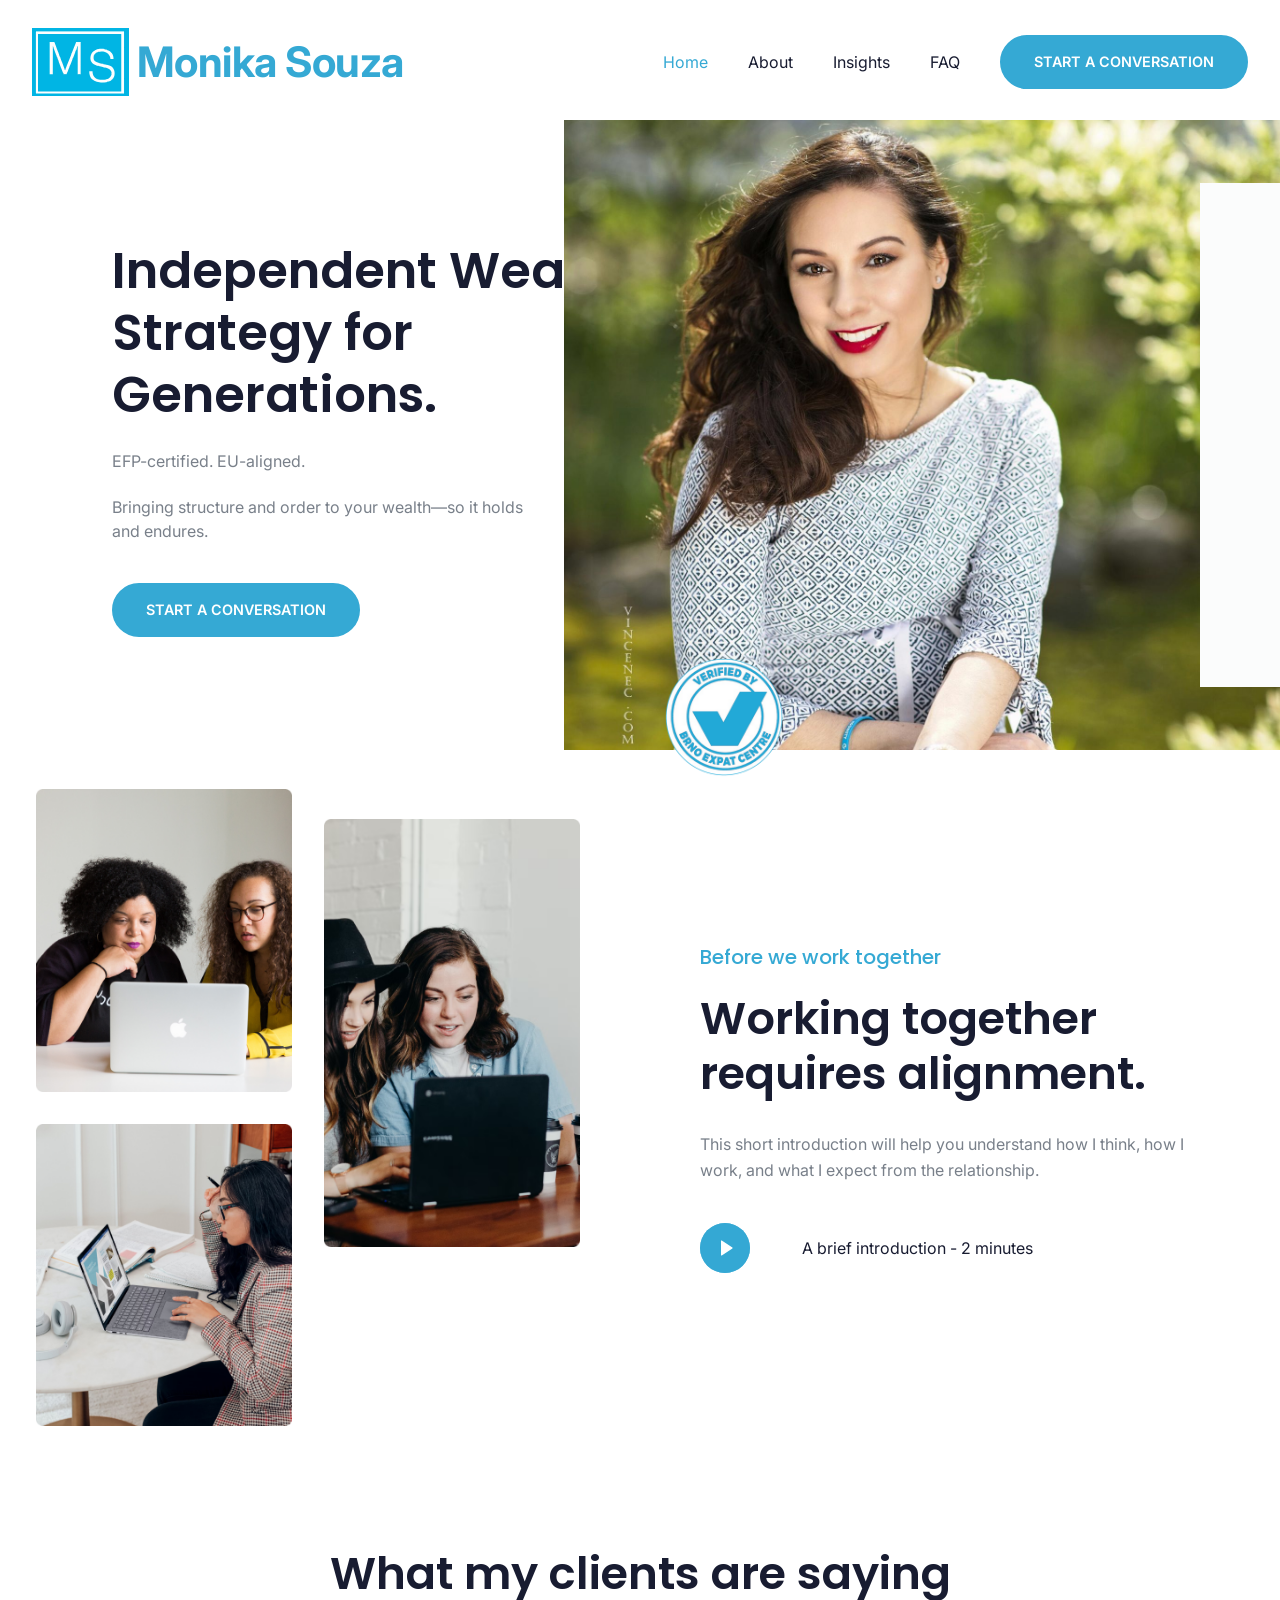
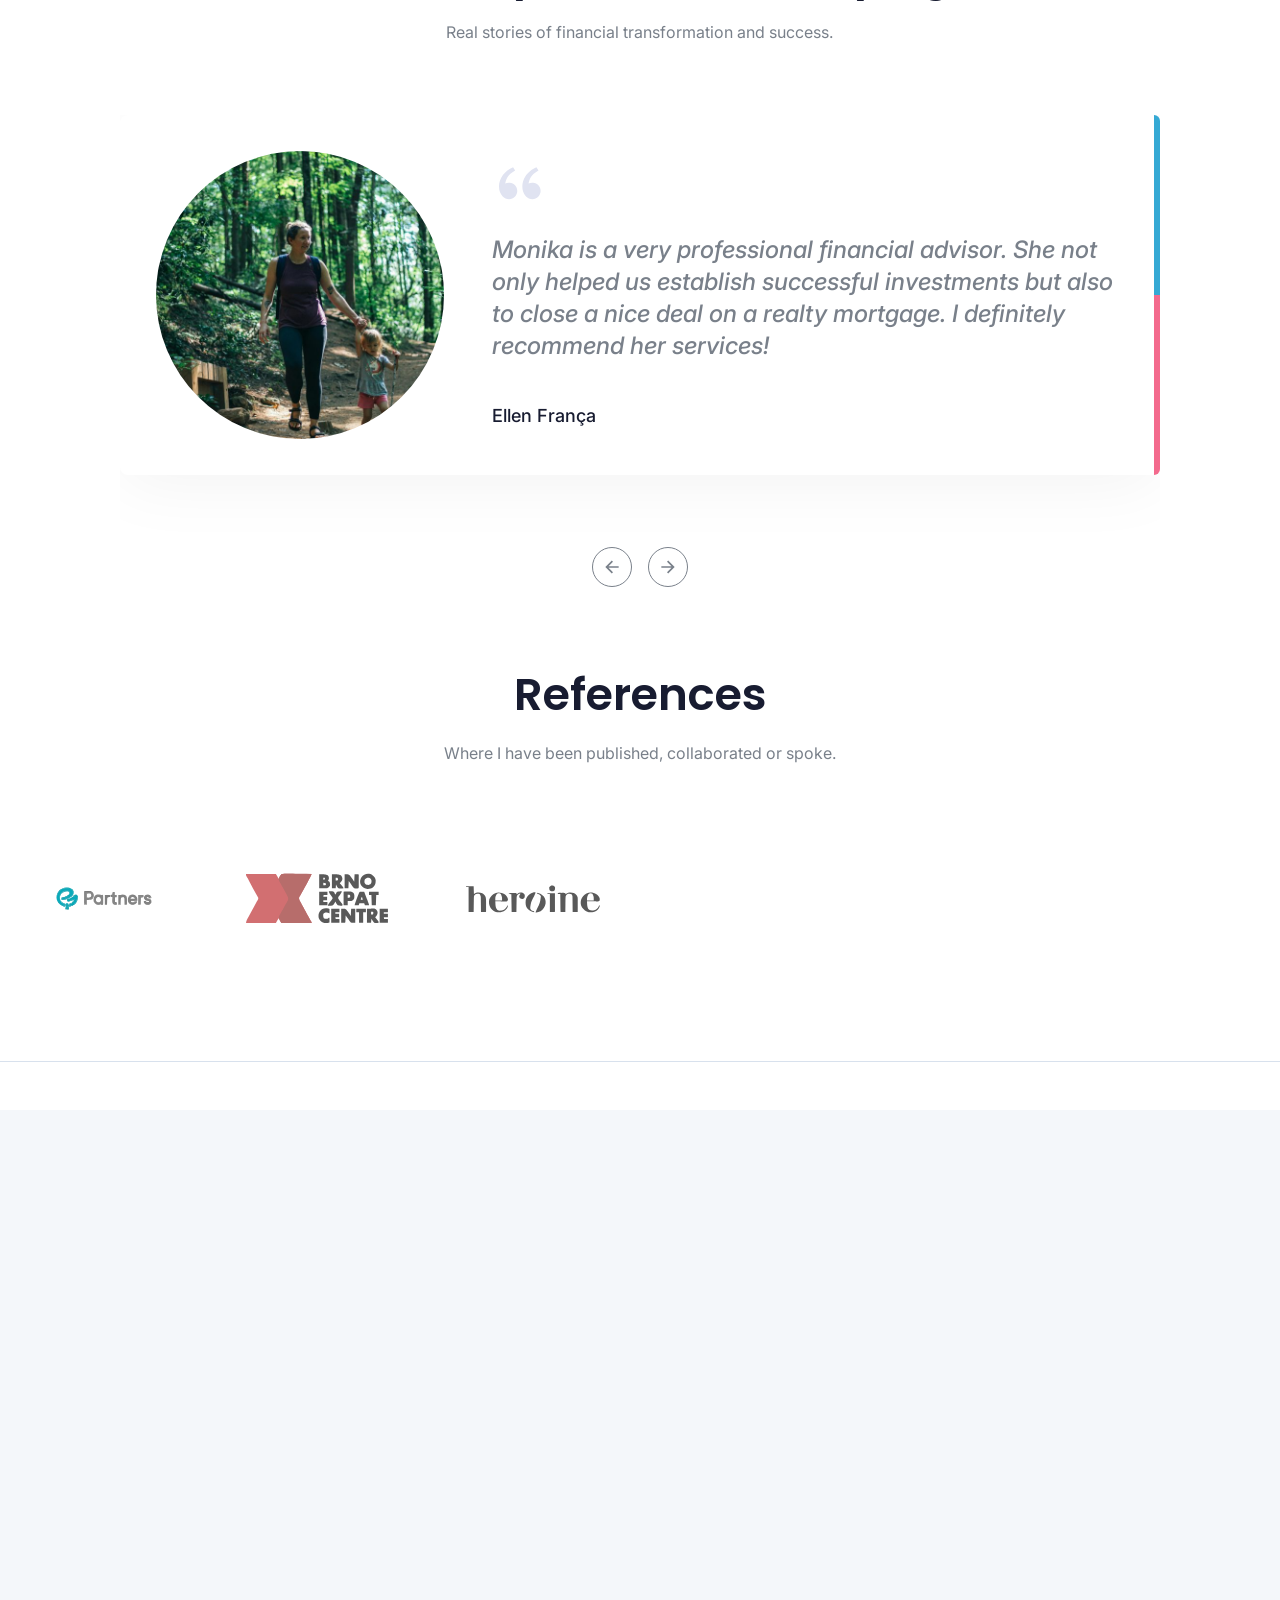
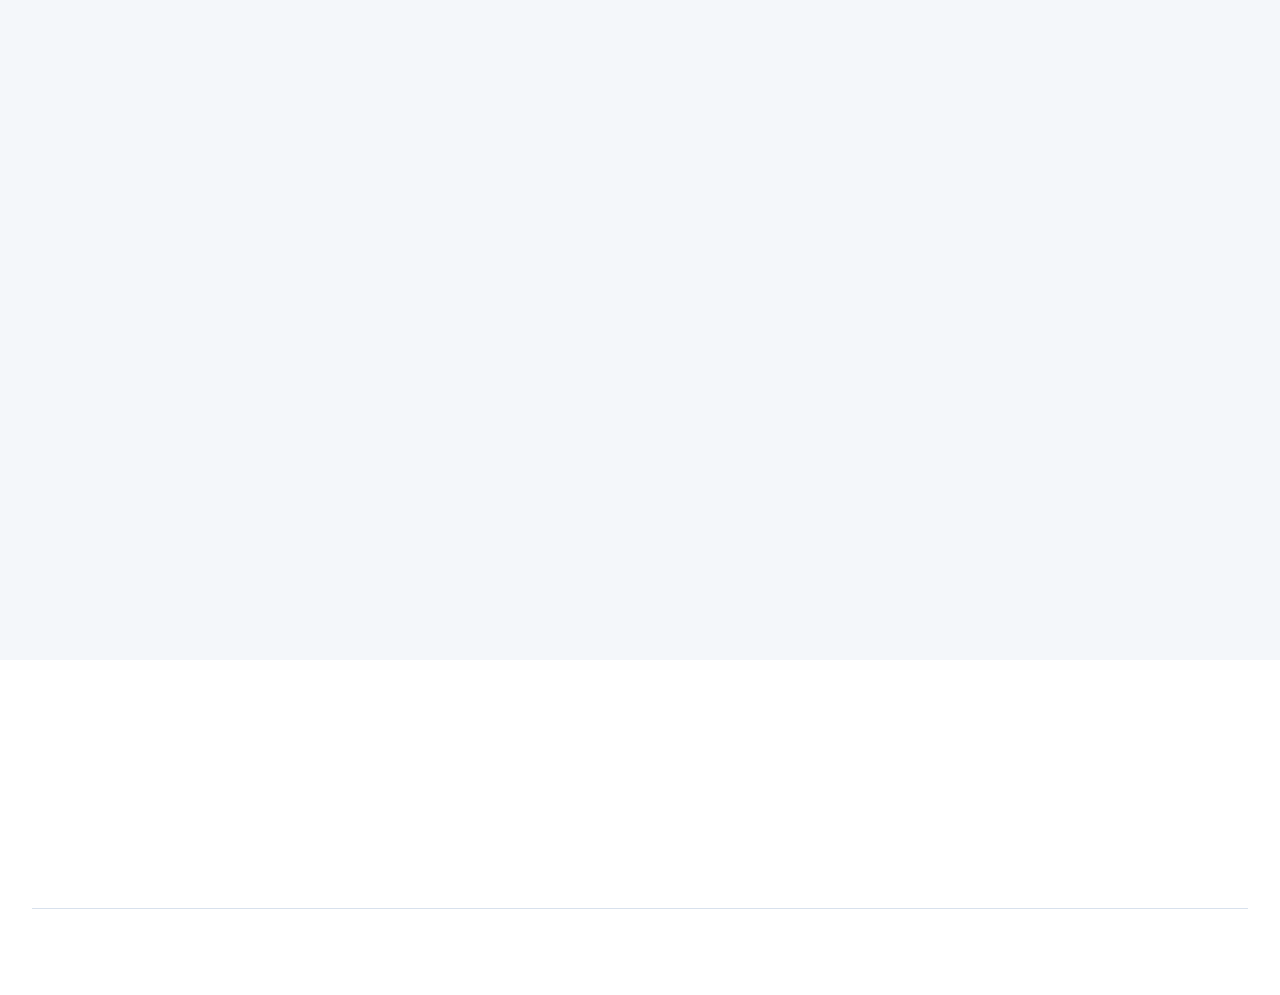
<file: index.html>
<!DOCTYPE html>
<html lang="en">

<head>
  <meta charset="UTF-8" />
  <meta http-equiv="X-UA-Compatible" content="IE=edge" />
  <meta name="viewport" content="width=device-width, initial-scale=1.0" />

  <title>Monika Souza - Wealth Strategy for Generations</title>
  <meta name="description" content="Monika Souza is a certified financial adviser in Brno, Czech Republic. Wealth strategy, mortgages, loans and retirement planning." />
  <link rel="canonical" href="https://monikasouza.cz/" />
  <meta property="og:type" content="website" />
  <meta property="og:title" content="Monika Souza - Wealth Strategy for Generations" />
  <meta property="og:description" content="Monika Souza is a certified financial adviser in Brno, Czech Republic. Wealth strategy, mortgages, loans and retirement planning." />
  <meta property="og:url" content="https://monikasouza.cz/" />
  <meta property="og:image" content="https://monikasouza.cz/images/optimized/hero-monika-brno-loans-sitting.JPG" />

  <link rel="icon" href="favicon.ico">
  <link href="css/style.css" rel="stylesheet">
  <link href="css/default.css" rel="stylesheet">
  <link href="css/home.css" rel="stylesheet">
  <link href="css/swiper.css" rel="stylesheet">
</head>

<body x-data="{ page: 'home', stickyMenu: false, navigationOpen: false, scrollTop: false }">

  <!-- ===== Header Start ===== -->
  <header class="g s r vd ya cj" :class="{ 'hh sm _k dj bl ll' : stickyMenu }"
    @scroll.window="stickyMenu = (window.pageYOffset > 20) ? true : false">
    <div class="bb ze ki xn 2xl:ud-px-0 oo wf yf i">
      <div class="vd to/4 tc wf yf">
        <a href="index.html" class="header-logo">
          <img src="images/Logo_monika-financial-adviser-brno-czech-republic.svg" alt="Monika Souza Logo" />
          <span class="brand-name">Monika Souza</span>
        </a>

        <!-- Hamburger Toggle BTN -->
        <button class="po rc" @click="navigationOpen = !navigationOpen">
          <span class="rc i pf re pd">
            <span class="du-block h q vd yc">
              <span class="rc i r s eh um tg te rd eb ml jl dl" :class="{ 'ue el': !navigationOpen }"></span>
              <span class="rc i r s eh um tg te rd eb ml jl fl" :class="{ 'ue qr': !navigationOpen }"></span>
              <span class="rc i r s eh um tg te rd eb ml jl gl" :class="{ 'ue hl': !navigationOpen }"></span>
            </span>
            <span class="du-block h q vd yc lf">
              <span class="rc eh um tg ml jl el h na r ve yc" :class="{ 'sd dl': !navigationOpen }"></span>
              <span class="rc eh um tg ml jl qr h s pa vd rd" :class="{ 'sd rr': !navigationOpen }"></span>
            </span>
          </span>
        </button>
        <!-- Hamburger Toggle BTN -->
      </div>

      <div class="vd wo/4 sd qo f ho oo wf yf header-right"
        :class="{ 'd hh rm sr td ud qg ug jc yh': navigationOpen }">
        <nav>
          <ul class="tc _o sf yo cg ep">
            <li><a href="index.html" class="xl" :class="{ 'mk': page === 'home' }">Home</a></li>
            <li><a href="about.html" class="xl">About</a></li>
            <!-- <li><a href="How I Work.html" class="xl">How I Work</a></li> -->
            <li><a href="Insights.html" class="xl">Insights</a></li>
            <li><a href="FAQ.html" class="xl">FAQ</a></li>
          </ul>
        </nav>

        <div class="tc wf ig pb no">
          <a href="#contact"
            :class="{ 'hh/[0.15]' : page === 'home', 'sh' : page === 'home' && stickyMenu }"
            class="btn-primary lk dk rg tc wf xf _l gi hi">
            Start a conversation
          </a>
        </div>
      </div>
    </div>
  </header>
  <!-- ===== Header End ===== -->

  <main>

    <!-- ===== Hero Start ===== -->
    <section class="gj do ir hj sp jr i pg">
      <div class="xc fn zd/2 2xl:ud-w-187.5 bd 2xl:ud-h-171.5 h q r hero-photo-container">
        <img src="images/optimized/hero-monika-brno-loans-sitting.JPG" alt="Woman" class="ua monika-photo" />
        <img src="images/monika-certifiedadviser-czech.png" alt="EFP Certified" class="hero-badge-image" />
      </div>

      <div class="bb ze ki xn 2xl:ud-px-0">
        <div class="tc _o">
          <div class="animate_left jn/2 hero-copy">
            <h1 class="fk vj zp or kk wm wb">
              Independent Wealth Strategy for Generations.
            </h1>

            <p class="fq hero-subtext">
              EFP-certified. EU-aligned.
              <br><br>
              Bringing structure and order to your wealth—so it holds and endures.
            </p>

            <div class="tc tf yo zf mb">
              <a href="#contact" class="btn-primary">Start a conversation</a>
              <span class="tc sf"></span>
            </div>
          </div>
        </div>
      </div>
    </section>
    <!-- ===== Hero End ===== -->

    <!-- ===== About Start ===== -->
    <section class="ji gp uq 2xl:ud-py-35 pg">
      <div class="bb ze ki xn wq">
        <div class="tc wf gg qq">

          <div class="animate_left xc gn gg jn/2 i">
            <div>
              <img src="images/about-01.png" alt="About" class="ib" />
              <img src="images/about-02.png" alt="About" />
            </div>
            <div>
              <img src="images/about-03.png" alt="About" class="ob gb" />
            </div>
          </div>

          <div class="animate_right jn/2">
            <h4 class="ek yj mk gb">Before we work together</h4>
            <h2 class="fk vj zp pr kk wm qb">Working together requires alignment.</h2>

            <p class="uo">
              This short introduction will help you understand how I think, how I work, and what I expect from the relationship.
            </p>

            <a href="https://www.youtube.com/watch?v=sIYKr8s8S2Q" data-fslightbox class="vc wf hg mb">
              <span class="tc wf xf be dd rg i gh ua">
                <span class="nf h vc yc vd rg gh qk -ud-z-1"></span>
                <img src="images/icon-play.svg" alt="Play" />
              </span>
              <br>
              <span class="kk">A brief introduction - 2 minutes</span>
            </a>
          </div>

        </div>
      </div>
    </section>
    <!-- ===== About End ===== -->

    <!-- ===== Testimonials Start ===== -->
    <section class="hj rp hr">

      <div x-data="{ sectionTitle: `What my clients are saying`, sectionTitleText: `Real stories of financial transformation and success.`}">
        <div class="animate_top bb ze rj ki xn vq">
          <h2 x-text="sectionTitle" class="fk vj pr kk wm on/5 gq/2 bb _b"></h2>
          <p class="bb on/5 wo/5 hq" x-text="sectionTitleText"></p>
        </div>
      </div>

      <div class="bb ze ki xn ar">
        <div class="animate_top jb cq">

          <div class="swiper testimonial-01">
            <div class="swiper-wrapper">

              <!-- Slide 1 -->
              <div class="swiper-slide">
                <div class="i hh rm sg vk xm bi qj">
                  <span class="rc je md/2 gh xg h q r"></span>
                  <span class="rc je md/2 mh yg h q p"></span>

                  <div class="tc sf rn tn un zf dp">
                    <img class="bf" src="images/optimized/testemonial-ellen-loans-brno-czech.jpg" alt="Ellen & Rodrigo" />

                    <div>
                      <img src="images/icon-quote.svg" alt="Quote" />
                      <p class="ek ik xj _p kc fb">
                        Monika is a very professional financial advisor.
                        She not only helped us establish successful investments but also to close a nice deal on a realty mortgage.
                        I definitely recommend her services!
                      </p>

                      <div class="tc yf vf">
                        <div>
                          <span class="rc ek xj kk wm zb">Ellen França</span>
                        </div>
                      </div>
                    </div>
                  </div>
                </div>
              </div>

              <!-- Slide 2 -->
              <div class="swiper-slide">
                <div class="i hh rm sg vk xm bi qj">
                  <span class="rc je md/2 gh xg h q r"></span>
                  <span class="rc je md/2 mh yg h q p"></span>

                  <div class="tc sf rn tn un zf dp">
                    <img class="bf" src="images/optimized/testemonial-family-loans-brno-czech.jpg" alt="Anna Novak" />

                    <div>
                      <img src="images/icon-quote.svg" alt="Quote" />
                      <p class="ek ik xj _p kc fb">
                        Working with Monika has completely changed the way I handle my finances.
                        Her clarity, empathy, and strategy gave me real confidence and tangible results.
                        I finally feel in control of my money and future.
                      </p>

                      <div class="tc yf vf">
                        <div>
                          <span class="rc ek xj kk wm zb">Anna Novak</span>
                        </div>
                      </div>
                    </div>
                  </div>
                </div>
              </div>

              <!-- Slide 3 - Placeholder -->
              <div class="swiper-slide">
                <div class="i hh rm sg vk xm bi qj">
                  <span class="rc je md/2 gh xg h q r"></span>
                  <span class="rc je md/2 mh yg h q p"></span>

                  <div class="tc sf rn tn un zf dp">
                    <img class="bf" src="images/optimized/testemonial-igor-loans-brno-czech.jpg" alt="Client review" />

                    <div>
                      <img src="images/icon-quote.svg" alt="Quote" />
                      <p class="ek ik xj _p kc fb">
                       Monika handled our mortgage process from start to finish with dedication and precision. 
                       She worked closely with local banks and kept us informed throughout, 
                       making the entire experience smooth and stress-free.
                      </p>

                      <div class="tc yf vf">
                        <div>
                          <span class="rc ek xj kk wm zb">Igor Valle</span>
                        </div>
                      </div>
                    </div>
                  </div>
                </div>
              </div>

              <!-- Slide 4 - Placeholder -->
              <div class="swiper-slide">
                <div class="i hh rm sg vk xm bi qj">
                  <span class="rc je md/2 gh xg h q r"></span>
                  <span class="rc je md/2 mh yg h q p"></span>

                  <div class="tc sf rn tn un zf dp">
                    <img class="bf" src="images/optimized/testemonial-carolina-loans-brno-czech.jpg" alt="Client review" />

                    <div>
                      <img src="images/icon-quote.svg" alt="Quote" />
                      <p class="ek ik xj _p kc fb">
                      Monika guided me through the entire mortgage process with clarity and confidence. As an expat, 
                      I felt fully supported at every step, 
                      from bank communication to final approval. What seemed overwhelming became smooth and straightforward.
                      </p>

                      <div class="tc yf vf">
                        <div>
                          <span class="rc ek xj kk wm zb">Carolina Barreto</span>
                        </div>
                      </div>
                    </div>
                  </div>
                </div>
              </div>

              <!-- Slide 5 - Placeholder -->
              <div class="swiper-slide">
                <div class="i hh rm sg vk xm bi qj">
                  <span class="rc je md/2 gh xg h q r"></span>
                  <span class="rc je md/2 mh yg h q p"></span>

                  <div class="tc sf rn tn un zf dp">
                    <img class="bf" src="images/optimized/testemonial-julia-loans-brno-czech.jpg" alt="Client review" />

                    <div>
                      <img src="images/icon-quote.svg" alt="Quote" />
                      <p class="ek ik xj _p kc fb">
                        I’ve worked with Monika for over 7 years, and she has always adapted financial planning to my life changes. She clearly explains options, 
                        respects my decisions, and combines professionalism with a truly human approach.
                      </p>

                      <div class="tc yf vf">
                        <div>
                          <span class="rc ek xj kk wm zb">Júlia Hálová</span>
                        </div>
                      </div>
                    </div>
                  </div>
                </div>
              </div>

              <!-- Slide 6 - Placeholder -->
              <div class="swiper-slide">
                <div class="i hh rm sg vk xm bi qj">
                  <span class="rc je md/2 gh xg h q r"></span>
                  <span class="rc je md/2 mh yg h q p"></span>

                  <div class="tc sf rn tn un zf dp">
                    <img class="bf" src="images/optimized/testemonial-pinnki-loans-brno-czech.jpg" alt="Client review" />

                    <div>
                      <img src="images/icon-quote.svg" alt="Quote" />
                      <p class="ek ik xj _p kc fb">
                        Monika made the mortgage process simple while also helping us improve our overall financial planning. 
                        She is always available, 
                        explains everything clearly, and genuinely cares about her clients’ confidence and success.
                      </p>

                      <div class="tc yf vf">
                        <div>
                          <span class="rc ek xj kk wm zb">Pinnki Segar</span>
                        </div>
                      </div>
                    </div>
                  </div>
                </div>
              </div>

              <!-- Slide 7 - Placeholder -->
              <div class="swiper-slide">
                <div class="i hh rm sg vk xm bi qj">
                  <span class="rc je md/2 gh xg h q r"></span>
                  <span class="rc je md/2 mh yg h q p"></span>

                  <div class="tc sf rn tn un zf dp">
                    <img class="bf" src="images/optimized/testemonial-Jonathas-loans-brno-czech.jpg" alt="Client review" />

                    <div>
                      <img src="images/icon-quote.svg" alt="Quote" />
                      <p class="ek ik xj _p kc fb">
                        Monika helped my family bring structure and clarity to our finances. 
                        Her attention to detail, clear communication, and personalized approach gave us a solid plan and confidence for the future.
                      </p>

                      <div class="tc yf vf">
                        <div>
                          <span class="rc ek xj kk wm zb">Jonathas Ribeiro</span>
                        </div>
                      </div>
                    </div>
                  </div>
                </div>
              </div>

            </div>

            <!-- Navigation -->
            <div class="tc wf xf fg jb">
              <div class="swiper-button-prev c tc wf xf ie ld rg _g dh pf ml vr hh rm tl zm rl ym">
                <svg class="th lm" width="14" height="14" viewBox="0 0 14 14" fill="none"
                  xmlns="http://www.w3.org/2000/svg">
                  <path
                    d="M3.52366 7.83336L7.99366 12.3034L6.81533 13.4817L0.333663 7.00002L6.81533 0.518357L7.99366 1.69669L3.52366 6.16669L13.667 6.16669L13.667 7.83336L3.52366 7.83336Z"
                    fill="" />
                </svg>
              </div>

              <div class="swiper-button-next c tc wf xf ie ld rg _g dh pf ml vr hh rm tl zm rl ym">
                <svg class="th lm" width="14" height="14" viewBox="0 0 14 14" fill="none"
                  xmlns="http://www.w3.org/2000/svg">
                  <path
                    d="M10.4763 6.16664L6.00634 1.69664L7.18467 0.518311L13.6663 6.99998L7.18467 13.4816L6.00634 12.3033L10.4763 7.83331H0.333008V6.16664H10.4763Z"
                    fill="" />
                </svg>
              </div>
            </div>

          </div>
        </div>
      </div>
    </section>
    <!-- ===== Testimonials End ===== -->

    <!-- ===== Clients Start ===== -->
    <section class="pj vp mr">
      <div x-data="{ sectionTitle: `References`, sectionTitleText: `Where I have been published, collaborated or spoke.`}">
        <div class="animate_top bb ze rj ki xn vq">
          <h2 x-text="sectionTitle" class="fk vj pr kk wm on/5 gq/2 bb _b"></h2>
          <p class="bb on/5 wo/5 hq" x-text="sectionTitleText"></p>
        </div>
      </div>

      <div class="bb ze ah ch pm hj xp ki xn 2xl:ud-px-49 bc">
        <div class="wc rf qn zf cp kq xf wf">

          <a href="#" class="rc animate_top">
            <img class="th wl ml il zl om" src="images/brand-light-01.svg" alt="Clients" />
          </a>

          <a href="https://www.brnoexpatcentre.eu/events/33243/" target="_blank" rel="noopener" class="rc animate_top">
            <img class="tk ml il zl om" src="images/brand-light-02.svg" alt="Clients" />
          </a>

          <a href="https://www.heroine.cz/spolecnost/2377-spicky-za-lodicky-monika-souza-zvladla-karieru-baletky-i-uspesne-financni-poradkyne" target="_blank" rel="noopener" class="rc animate_top">
            <img class="tk ml il zl om" src="images/brand-light-03.svg" alt="Clients" />
          </a>

          <a href="#" class="rc animate_top">
            <img class="tk ml il zl om" src="images/brand-light-04.svg" alt="Clients" />
          </a>

          <a href="#" class="rc animate_top">
            <img class="tk ml il zl om" src="images/brand-light-05.svg" alt="Clients" />
          </a>

          <a href="#" class="rc animate_top">
            <img class="tk ml il zl om" src="images/Logo_monika-financial-adviser-brno-czech-republic.svg" alt="Clients" />
          </a>

        </div>
      </div>
    </section>
    <!-- ===== Clients End ===== -->

    <!-- ===== Contact Start ===== -->
    <section id="contact" class="i pg fh rm ji gp uq">

      <div x-data="{ sectionTitle: `Contact`, sectionTitleText: `Let me know how can I help you achieve your financial goals.`}">
        <div class="animate_top bb ze rj ki xn vq">
          <h2 x-text="sectionTitle" class="fk vj pr kk wm on/5 gq/2 bb _b"></h2>
          <p class="bb on/5 wo/5 hq" x-text="sectionTitleText"></p>
        </div>
      </div>

      <div class="i va bb ye ki xn wq jb mo">
        <div class="tc uf sn tf rn un zf xl:gap-10">

          <div class="animate_top w-full mn/5 to/3 vk sg hh sm yh rq i pg contact-info-card">

            <div class="fb">
              <h4 class="wj kk wm cc">Email Address</h4>
              <p><a href="mailto:Monika.souza@partners.cz">Monika.souza@partners.cz</a></p>
            </div>

            <div class="fb">
              <h4 class="wj kk wm cc">Address</h4>
              <p>Nové sady 988/2 6th floor 602 00 Brno-střed.</p>
            </div>

            <div class="fb">
              <h4 class="wj kk wm cc">Phone Number</h4>
              <p><a href="tel:+420777223684">+420 777 223 684</a></p>
            </div>

            <span class="rc nd rh tm lc fb"></span>

            <div>
              <ul class="tc wf fg">
                <li>
                  <a href="https://www.linkedin.com/" target="_blank" rel="noopener noreferrer" aria-label="LinkedIn" class="c tc wf xf ie ld rg ml il tl">
                    <svg class="th lm ml il" width="19" height="18" viewBox="0 0 19 18" fill="none"
                      xmlns="http://www.w3.org/2000/svg">
                      <path
                        d="M4.36198 2.58327C4.36174 3.0695 4.16835 3.53572 3.82436 3.87937C3.48037 4.22301 3.01396 4.41593 2.52773 4.41569C2.0415 4.41545 1.57528 4.22206 1.23164 3.87807C0.887991 3.53408 0.69507 3.06767 0.695313 2.58144C0.695556 2.09521 0.888943 1.62899 1.23293 1.28535C1.57692 0.941701 2.04333 0.748781 2.52956 0.749024C3.01579 0.749267 3.48201 0.942654 3.82566 1.28664C4.1693 1.63063 4.36222 2.09704 4.36198 2.58327ZM4.41698 5.77327H0.750313V17.2499H4.41698V5.77327ZM10.2103 5.77327H6.56198V17.2499H10.1736V11.2274C10.1736 7.87244 14.5461 7.56077 14.5461 11.2274V17.2499H18.167V9.98077C18.167 4.32494 11.6953 4.53577 10.1736 7.31327L10.2103 5.77327Z"
                        fill="" />
                    </svg>
                  </a>
                </li>
              </ul>
            </div>

          </div>

          <div class="animate_top w-full nn/5 vo/3 vk sg hh sm yh tq">
            <form action="https://formspree.io/f/xaqggyqq" method="POST">

              <div class="tc sf yo ap zf ep qb">
                <div class="vd to/2">
                  <label class="rc ac" for="fullname">Name*</label>
                  <input type="text" name="name" id="fullname" placeholder="Monika Souza"
                    class="vd ph sg zk xm _g ch pm hm dm dn em pl/50 xi mi" required />
                </div>

                <div class="vd to/2">
                  <label class="rc ac" for="email">Email address*</label>
                  <input type="email" name="email" id="email" placeholder="example@gmail.com"
                    class="vd ph sg zk xm _g ch pm hm dm dn em pl/50 xi mi" required />
                </div>
              </div>

              <div class="tc sf yo ap zf ep qb">
                <div class="vd to/2">
                  <label class="rc ac" for="phone">Phone number*</label>
                  <input type="text" name="phone" id="phone" placeholder="+420 177 334 343"
                    class="vd ph sg zk xm _g ch pm hm dm dn em pl/50 xi mi" required />
                </div>
              </div>

              <div class="fb">
                <label class="rc ac" for="message">How can I help you?*</label>
                <textarea placeholder="Message" rows="4" name="message" id="message"
                  class="vd ph sg zk xm _g ch pm hm dm dn em pl/50 ci" required></textarea>
              </div>

              <div class="fb">
                <label class="rc ac" for="consent">
                  <input type="checkbox" id="consent" name="consent" required />
                  I agree to the processing of personal data
                </label>
              </div>

              <div class="tc xf">
                <button type="submit" class="btn-primary lk dk rg tc wf xf _l gi hi">Send Message</button>
              </div>

            </form>
          </div>

        </div>
      </div>
    </section>
    <!-- ===== Contact End ===== -->

  </main>

  <!-- ===== Footer Start ===== -->
  <footer>
    <div class="bb ze ki xn 2xl:ud-px-0">

      <div class="ji gp">
        <div class="tc uf ap gg fp">

          <div class="animate_top zd/2 to/4">
            <a href="index.html" class="footer-logo">
              <img src="images/Logo_monika-financial-adviser-brno-czech-republic.svg" alt="Logo" class="om" />
            </a>
          </div>

          <div class="animate_top vd ro tc sf lg:yo lg:tn lg:un gg footer-nav">
            <a href="index.html" class="sc xl">Home</a>
            <a href="about.html" class="sc xl">About</a>
            <!-- <a href="myteam.html" class="sc xl">How I Work</a> -->
            <a href="Insights.html" class="sc xl">Insights</a>
            <a href="FAQ.html" class="sc xl">FAQ</a>
          </div>

        </div>
      </div>

      <div class="bh ch pm tc uf sf yo wf xf ap cg fp bj">
        <div class="animate_top">
          <ul class="tc wf gg">
            <li><a href="PrivacyPolicy.html" class="xl">Privacy Policy</a></li>
          </ul>
        </div>

        <div class="animate_top">
          <p>&copy; 2026 Monika Souza. All rights reserved.</p>
        </div>
      </div>

    </div>
  </footer>
  <!-- ===== Footer End ===== -->

  <!-- ====== Back To Top Start ===== -->
  <button aria-label="Scroll To Top"
    class="xc wf xf ie ld vg sr gh tr g sa ta _a"
    @click="window.scrollTo({top: 0, behavior: 'smooth'})"
    @scroll.window="scrollTop = (window.pageYOffset > 50) ? true : false"
    :class="{ 'uc' : scrollTop }">
    <svg class="uh se qd" xmlns="http://www.w3.org/2000/svg" viewBox="0 0 512 512">
      <path
        d="M233.4 105.4c12.5-12.5 32.8-12.5 45.3 0l192 192c12.5 12.5 12.5 32.8 0 45.3s-32.8 12.5-45.3 0L256 173.3 86.6 342.6c-12.5 12.5-32.8 12.5-45.3 0s-12.5-32.8 0-45.3l192-192z" />
    </svg>
  </button>
  <!-- ====== Back To Top End ===== -->

  <script defer src="js/site.js"></script>

  <!-- Cloudflare Web Analytics: counts page views, no cookies, no personal data -->
  <script type='module' src='https://static.cloudflareinsights.com/beacon.min.js' data-cf-beacon='{"token": "832210240a4c49c48a93f8769b9d572f"}'></script>
</body>

</html>
</file>
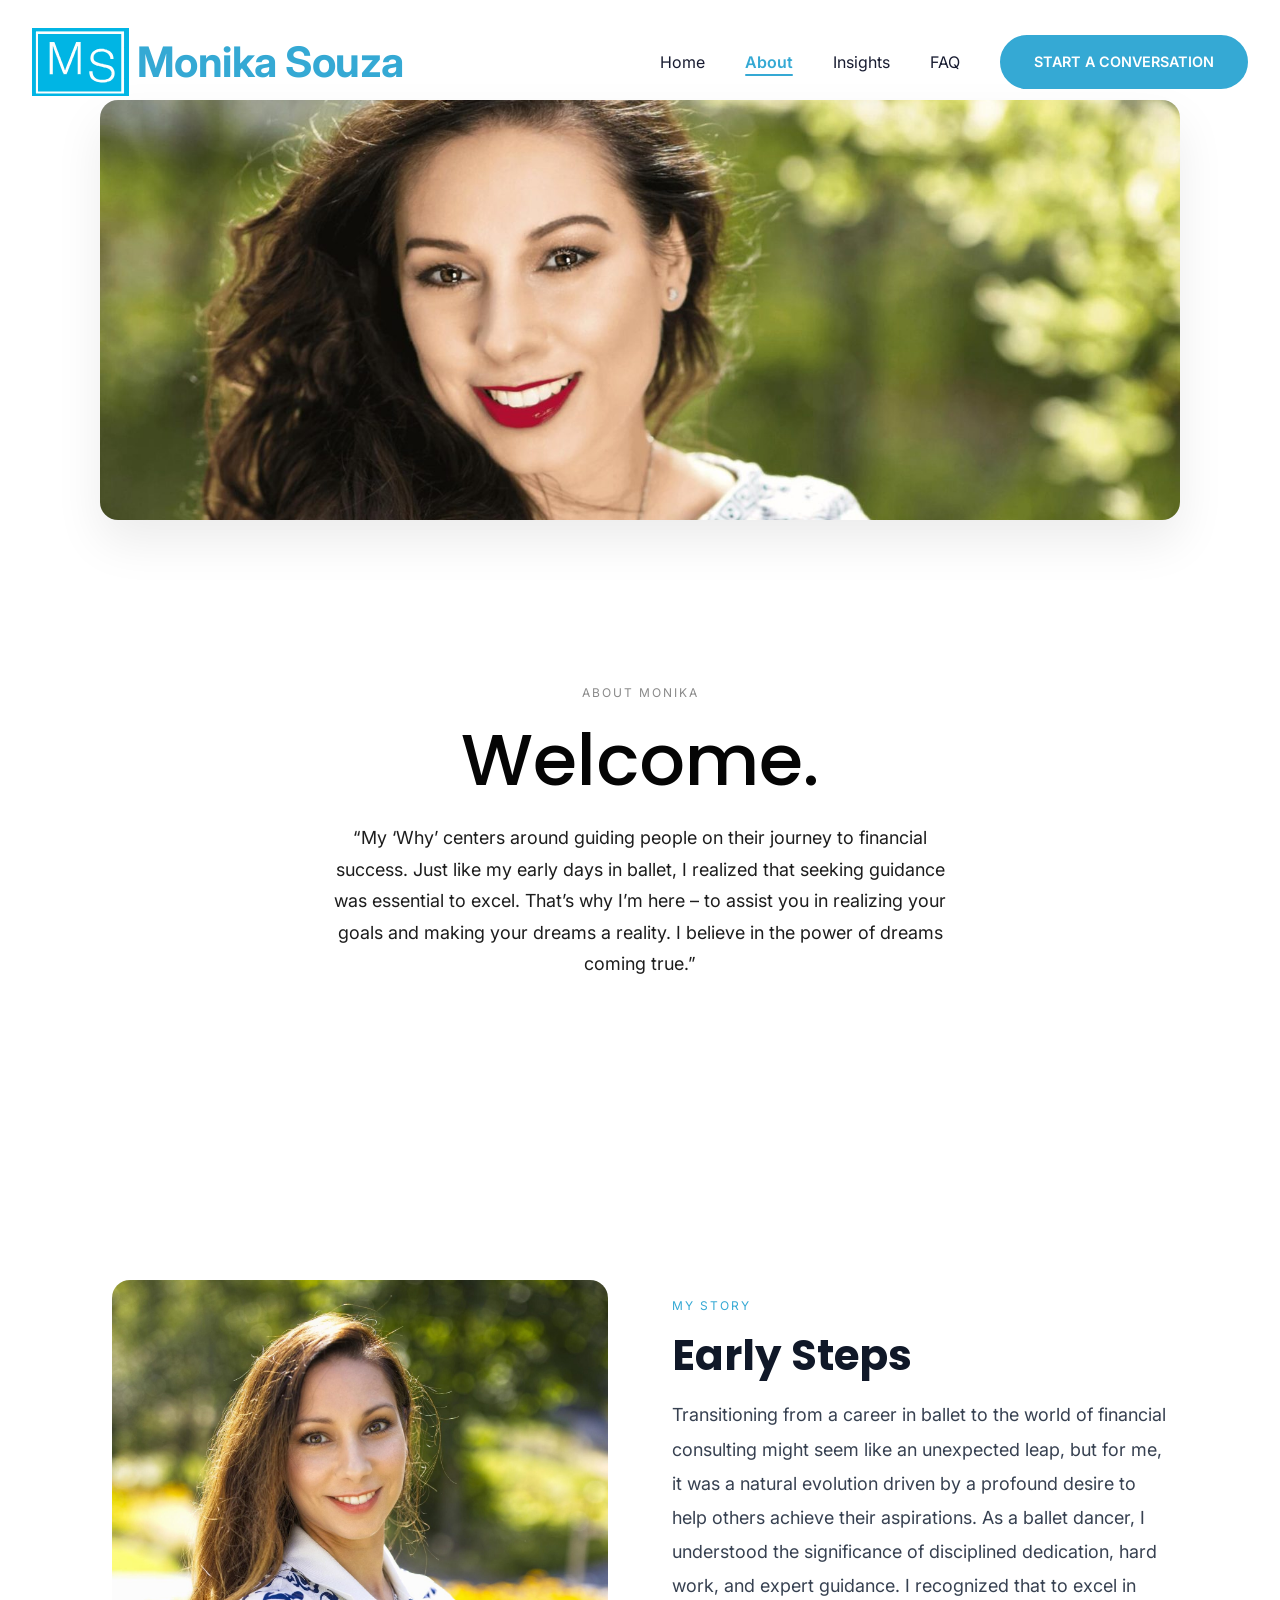
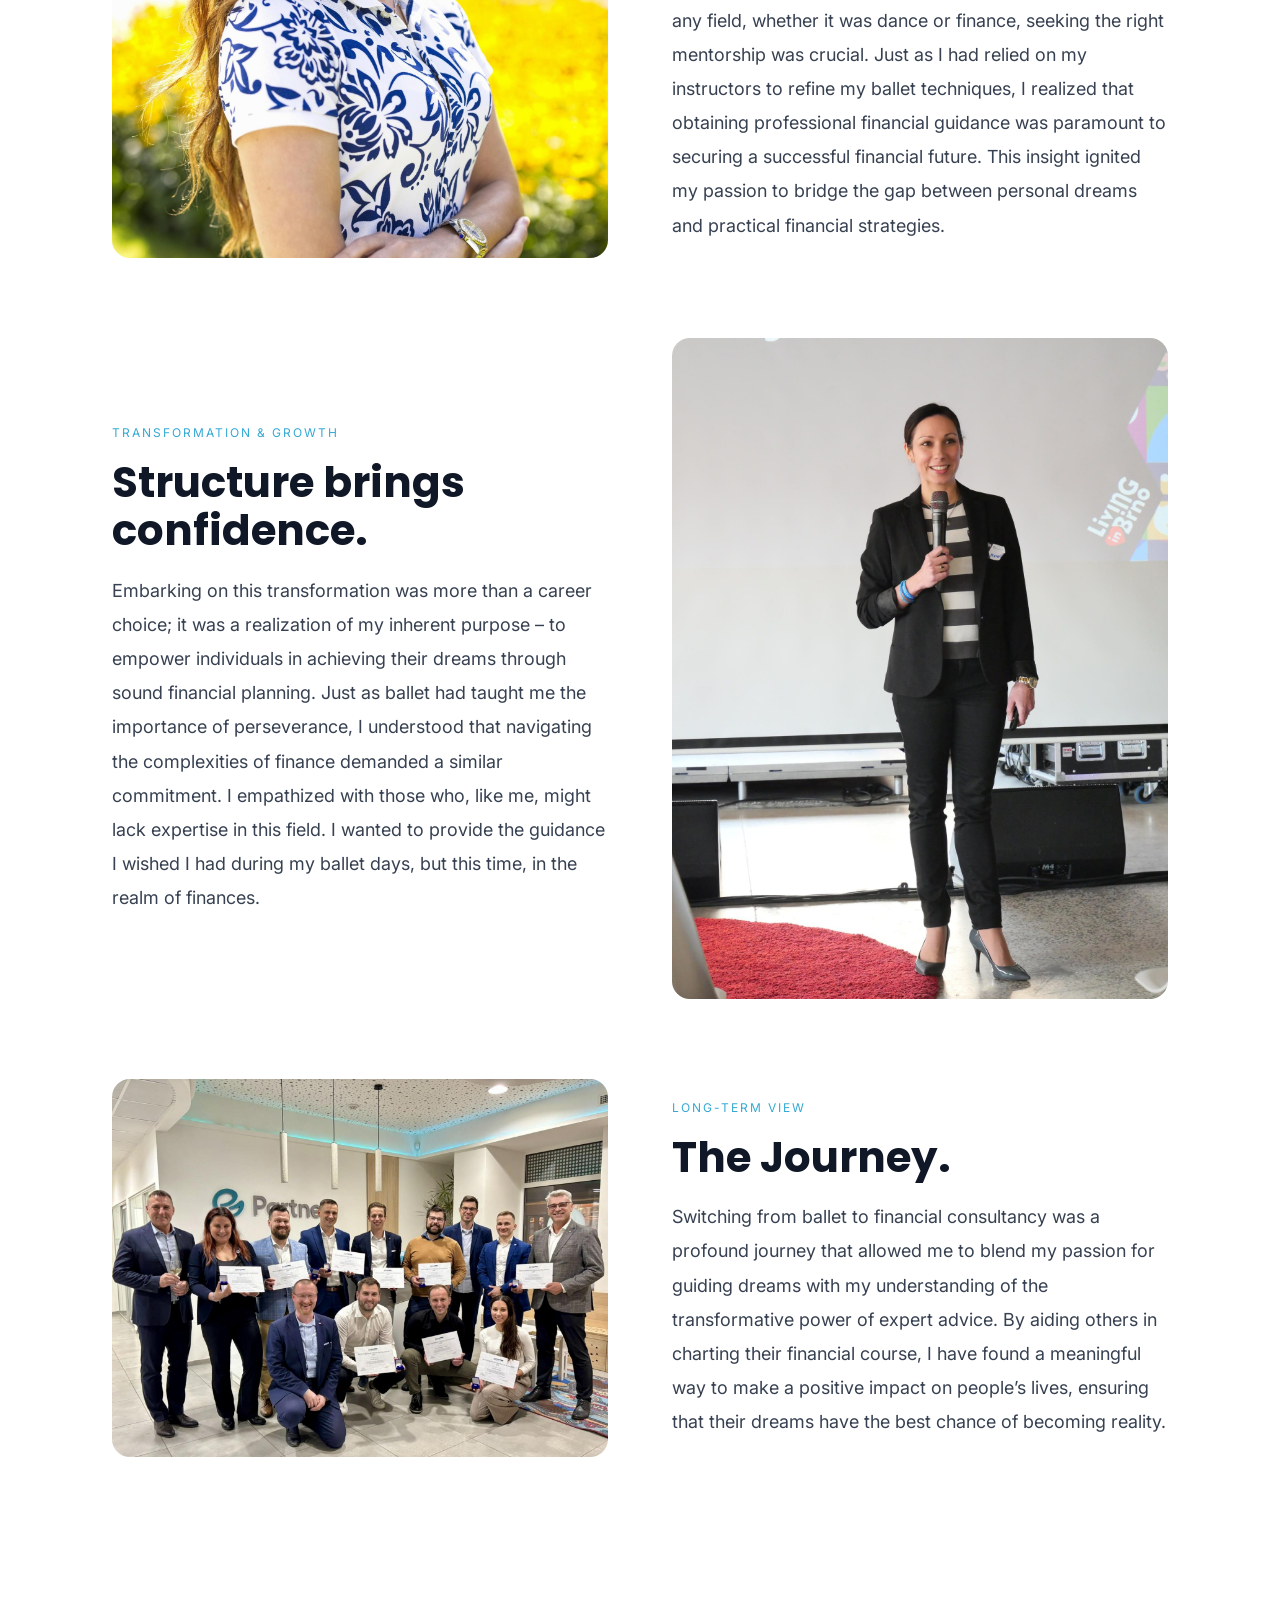
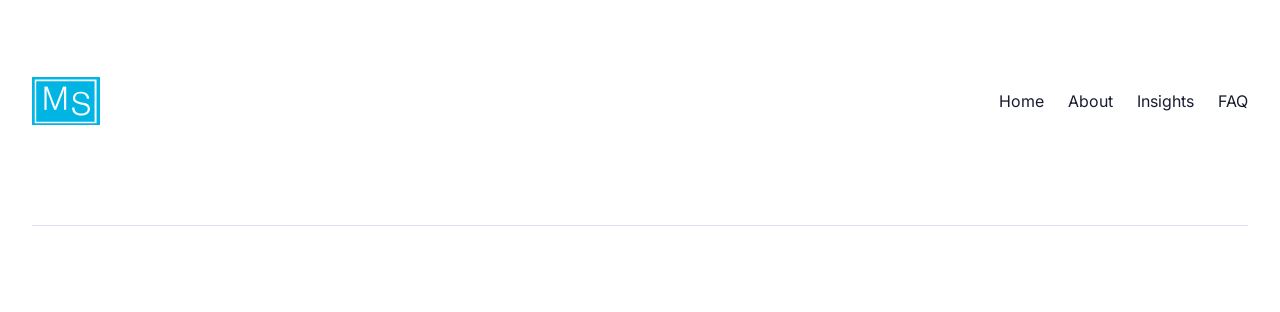
<file: about.html>
<!DOCTYPE html>
<html lang="en">
<head>
  <meta charset="UTF-8" />
  <meta http-equiv="X-UA-Compatible" content="IE=edge" />
  <meta name="viewport" content="width=device-width, initial-scale=1.0" />

  <title>About | Monika Souza</title>
  <meta name="description" content="From ballet to financial advice: the story of Monika Souza, financial adviser in Brno, Czech Republic." />
  <link rel="canonical" href="https://monikasouza.cz/about.html" />
  <meta property="og:type" content="website" />
  <meta property="og:title" content="About | Monika Souza" />
  <meta property="og:description" content="From ballet to financial advice: the story of Monika Souza, financial adviser in Brno, Czech Republic." />
  <meta property="og:url" content="https://monikasouza.cz/about.html" />
  <meta property="og:image" content="https://monikasouza.cz/images/optimized/hero-monika-brno-loans-sitting.JPG" />

  <link rel="icon" href="favicon.ico">
  <link href="css/style.css" rel="stylesheet">
  <link href="css/default.css" rel="stylesheet">
  <link href="css/about.css" rel="stylesheet">
</head>

<body x-data="{ page: 'about', stickyMenu: false, navigationOpen: false, scrollTop: false }">
  <!-- ===== Header Start ===== -->
  <header class="g s r vd ya cj" :class="{ 'hh sm _k dj bl ll' : stickyMenu }"
    @scroll.window="stickyMenu = (window.pageYOffset > 20) ? true : false">
    <div class="bb ze ki xn 2xl:ud-px-0 oo wf yf i">
      <div class="vd to/4 tc wf yf">
        <a href="index.html" class="header-logo">
          <img src="images/Logo_monika-financial-adviser-brno-czech-republic.svg" alt="Monika Souza Logo" />
          <span class="brand-name">Monika Souza</span>
        </a>

        <!-- Hamburger Toggle BTN -->
        <button class="po rc" @click="navigationOpen = !navigationOpen">
          <span class="rc i pf re pd">
            <span class="du-block h q vd yc">
              <span class="rc i r s eh um tg te rd eb ml jl dl" :class="{ 'ue el': !navigationOpen }"></span>
              <span class="rc i r s eh um tg te rd eb ml jl fl" :class="{ 'ue qr': !navigationOpen }"></span>
              <span class="rc i r s eh um tg te rd eb ml jl gl" :class="{ 'ue hl': !navigationOpen }"></span>
            </span>
            <span class="du-block h q vd yc lf">
              <span class="rc eh um tg ml jl el h na r ve yc" :class="{ 'sd dl': !navigationOpen }"></span>
              <span class="rc eh um tg ml jl qr h s pa vd rd" :class="{ 'sd rr': !navigationOpen }"></span>
            </span>
          </span>
        </button>
        <!-- Hamburger Toggle BTN -->
      </div>

      <div class="vd wo/4 sd qo f ho oo wf yf header-right"
        :class="{ 'd hh rm sr td ud qg ug jc yh': navigationOpen }">
        <nav>
          <ul class="tc _o sf yo cg ep">
            <li><a href="index.html" class="xl" :class="{ 'mk': page === 'home' }">Home</a></li>
            <li><a href="about.html" class="xl active">About</a></li>
            <!-- ===== <li><a href="How I Work.html" class="xl">How I Work</a></li>= -->
            <li><a href="Insights.html" class="xl">Insights</a></li>
            <li><a href="FAQ.html" class="xl">FAQ</a></li>
          </ul>
        </nav>

        <div class="tc wf ig pb no">
          <a href="index.html#contact"
            :class="{ 'hh/[0.15]' : page === 'home', 'sh' : page === 'home' && stickyMenu }"
            class="btn-primary lk dk rg tc wf xf _l gi hi">
            Start a conversation
          </a>
        </div>
      </div>
    </div>
  </header>

  <!-- ===== About Hero Image Band ===== -->
  <section class="about-hero-image"></section>

  <!-- ===== About Intro ===== -->
  <section class="about-intro">
    <p class="about-eyebrow">ABOUT MONIKA</p>

    <h1 class="about-title">Welcome.</h1>

    <p class="about-text">
      “My ‘Why’ centers around guiding people on their journey to financial success. 
      Just like my early days in ballet, I realized that seeking guidance was essential 
      to excel. That’s why I’m here – to assist you in realizing your goals and making your 
      dreams a reality. I believe in the power of dreams coming true.”
    </p>
  </section>

  <!-- ===== About Story ===== -->
  <section class="about-story">

    <!-- Row 1: Photo / Text -->
    <div class="story-row">
      <div class="story-photo">
        <img src="images/optimized/monika-about-start-financial-life.jpg" alt="Monika Souza">
      </div>

      <div class="story-text-block">
        <p class="about-eyebrow">MY STORY</p>
        <h2>Early Steps</h2>
        <p>
          Transitioning from a career in ballet to the world of financial consulting might seem like an unexpected leap, 
          but for me, it was a natural evolution driven by a profound desire to help others achieve
           their aspirations. As a ballet dancer, I understood the significance of disciplined 
           dedication, hard work, and expert guidance. I recognized that to excel in any field, 
           whether it was dance or finance, seeking the right mentorship was crucial. 
           Just as I had relied on my instructors to refine my ballet techniques, 
           I realized that obtaining professional financial guidance was paramount 
           to securing a successful financial future. This insight ignited my passion to bridge 
           the gap between personal dreams and practical financial strategies.
        </p>
      </div>
    </div>

    <!-- Row 2: Text / Photo -->
    <div class="story-row story-row-reverse">
      <div class="story-photo">
        <img src="images/optimized/monika-about-transformation-financial-life-update.jpg" alt="Monika Souza working with clients">
      </div>

      <div class="story-text-block">
        <p class="about-eyebrow">Transformation & Growth</p>
        <h2>Structure brings confidence.</h2>
        <p>
          Embarking on this transformation was more than a career choice; it was a 
          realization of my inherent purpose – to empower individuals in achieving their
           dreams through sound financial planning. Just as ballet had taught me the 
           importance of perseverance, I understood that navigating the complexities of 
           finance demanded a similar commitment. I empathized with those who, like me, 
           might lack expertise in this field. I wanted to provide the guidance I wished 
           I had during my ballet days, but this time, in the realm of finances.
        </p>
      </div>
    </div>

    <!-- Row 3: Photo / Text -->
    <div class="story-row">
      <div class="story-photo">
        <img src="images/optimized/monika-about-journey-financial-life.jpg" alt="Financial planning with Monika Souza">
      </div>

      <div class="story-text-block">
        <p class="about-eyebrow">LONG-TERM VIEW</p>
        <h2>The Journey.</h2>
        <p>
         Switching from ballet to financial consultancy was a profound journey that 
         allowed me to blend my passion for guiding dreams with my understanding of the 
         transformative power of expert advice. By aiding others in charting their financial 
         course, I have found a meaningful way to make a positive impact on people’s lives,
          ensuring that their dreams have the best chance of becoming reality.
        </p>
      </div>
    </div>

  </section>

  <!-- ===== Footer Start ===== -->
    <footer>
      <div class="bb ze ki xn 2xl:ud-px-0">
              <!-- Footer Top -->
        <div class="ji gp">
          <div class="tc uf ap gg fp">
            <!-- Left: logo (smaller, like top menu) -->
            <div class="animate_top zd/2 to/4">
              <a href="index.html" class="footer-logo">
                <img src="images/Logo_monika-financial-adviser-brno-czech-republic.svg" alt="Logo" class="om" />
              </a>
            </div>

            <!-- Right: single line menu + newsletter CTA -->
            <div class="animate_top vd ro tc sf lg:yo lg:tn lg:un gg footer-nav">
              <a href="index.html" class="sc xl">Home</a>
              <a href="about.html" class="sc xl">About</a>
              <!-- <a href="myteam.html" class="sc xl">How I Work</a>-->
              <a href="Insights.html" class="sc xl">Insights</a>
              <a href="FAQ.html" class="sc xl">FAQ</a>
            </div>
          </div>
        </div>
        <!-- Footer Top -->


        <!-- Footer Bottom -->
        <div class="bh ch pm tc uf sf yo wf xf ap cg fp bj">
          <div class="animate_top">
            <ul class="tc wf gg">
              <li><a href="PrivacyPolicy.html" class="xl">Privacy Policy</a></li>
            </ul>
          </div>

          <div class="animate_top">
            <p>&copy; 2026 Monika Souza. All rights reserved.</p>
          </div>
        </div>
        <!-- Footer Bottom -->
      </div>
    </footer>

    <!-- ===== Footer End ===== -->

  <!-- ====== Back To Top Start ===== -->
<div x-data="{ scrollTop: false }">
  <button
    aria-label="Scroll To Top"
    class="xc wf xf ie ld vg sr gh tr g sa ta _a"
    @click="window.scrollTo({ top: 0, behavior: 'smooth' })"
    @scroll.window="scrollTop = window.pageYOffset > 50"
    :class="{ 'uc': scrollTop }"
  >
    <svg class="uh se qd" xmlns="http://www.w3.org/2000/svg" viewBox="0 0 512 512">
      <path
        d="M233.4 105.4c12.5-12.5 32.8-12.5 45.3 0l192 192c12.5 12.5 12.5 32.8 0 45.3s-32.8 12.5-45.3 0L256 173.3 86.6 342.6c-12.5 12.5-32.8 12.5-45.3 0s-12.5-32.8 0-45.3l192-192z"
      />
    </svg>
  </button>
</div>
<!-- ====== Back To Top End ===== -->
  <!-- ====== Back To Top End ===== -->

  <script defer src="js/site.js"></script>
  <!-- Cloudflare Web Analytics: counts page views, no cookies, no personal data -->
  <script type='module' src='https://static.cloudflareinsights.com/beacon.min.js' data-cf-beacon='{"token": "832210240a4c49c48a93f8769b9d572f"}'></script>
</body>
</html>
</file>
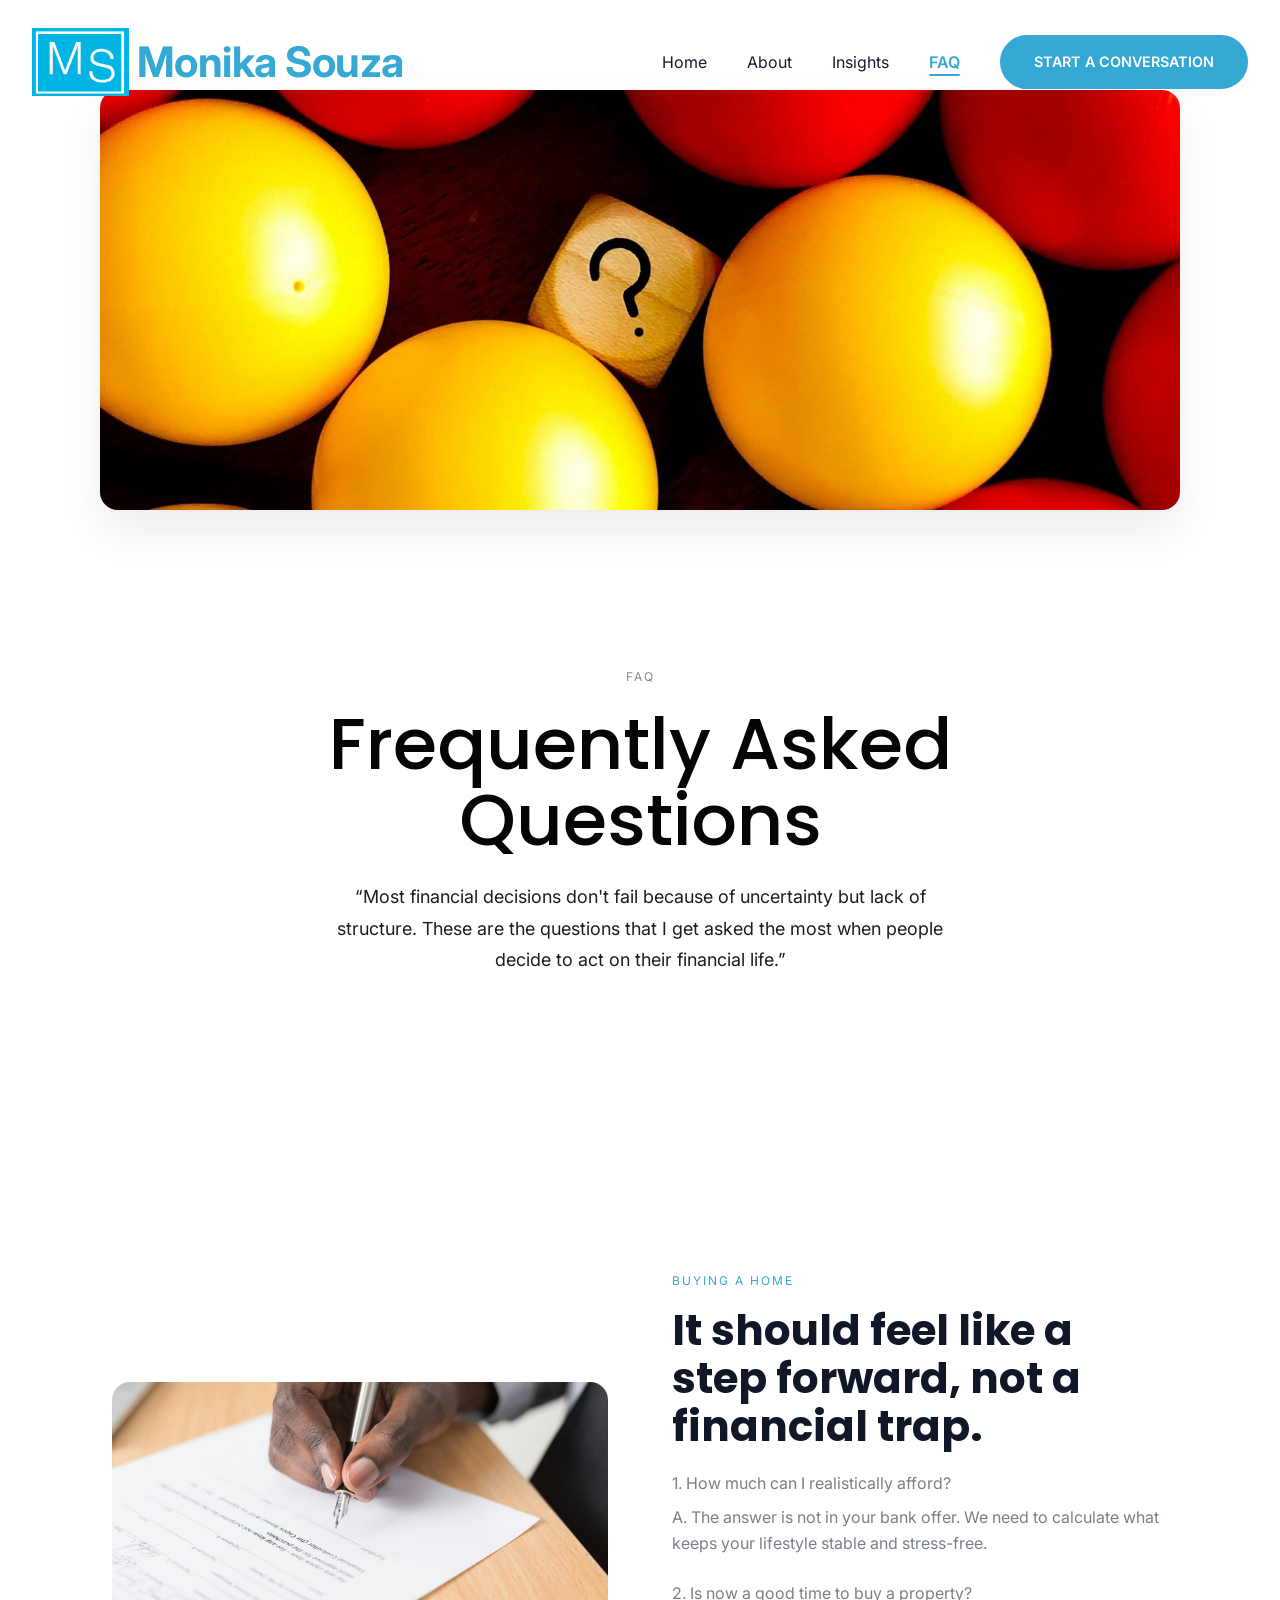
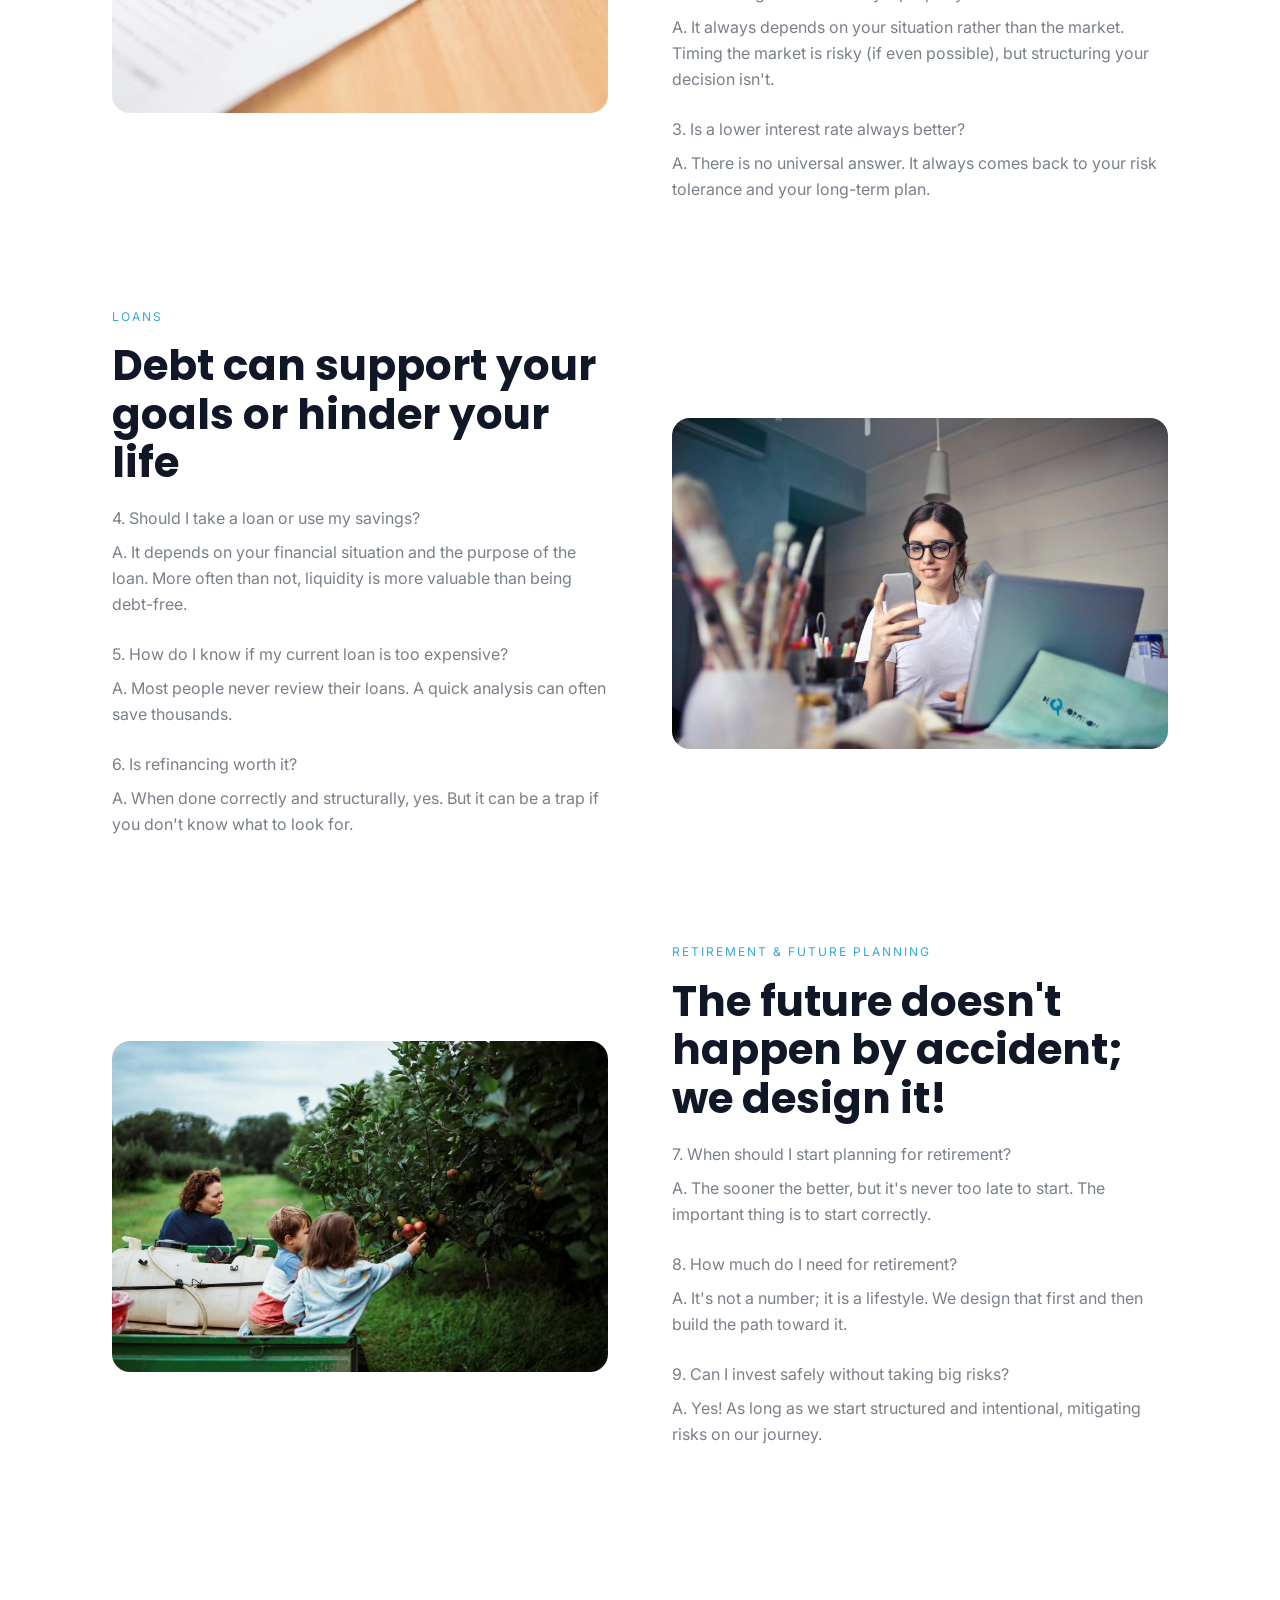
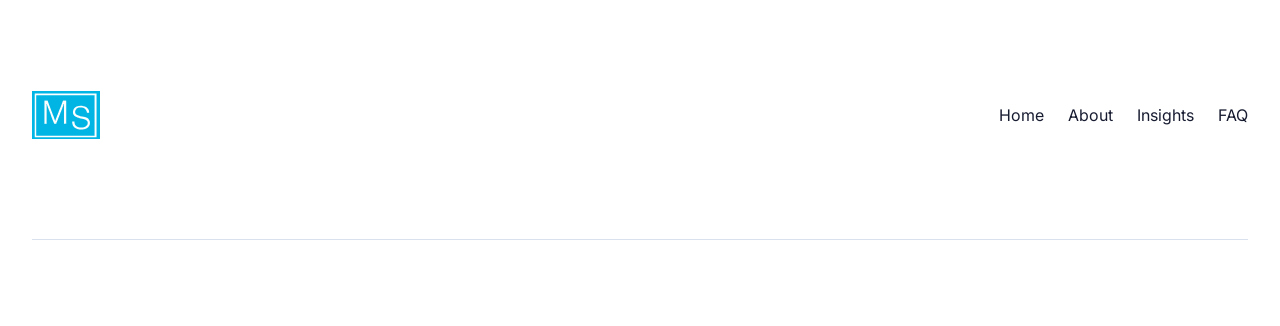
<file: FAQ.html>
<!DOCTYPE html>
<html lang="en">
<head>
  <meta charset="UTF-8" />
  <meta http-equiv="X-UA-Compatible" content="IE=edge" />
  <meta name="viewport" content="width=device-width, initial-scale=1.0" />

  <title>FAQ | Monika Souza</title>
  <meta name="description" content="Answers to common questions about mortgages, loans and retirement planning in the Czech Republic." />
  <link rel="canonical" href="https://monikasouza.cz/FAQ.html" />
  <meta property="og:type" content="website" />
  <meta property="og:title" content="FAQ | Monika Souza" />
  <meta property="og:description" content="Answers to common questions about mortgages, loans and retirement planning in the Czech Republic." />
  <meta property="og:url" content="https://monikasouza.cz/FAQ.html" />
  <meta property="og:image" content="https://monikasouza.cz/images/optimized/hero-monika-brno-loans-sitting.JPG" />

  <link rel="icon" href="favicon.ico">
  <link href="css/style.css" rel="stylesheet">
  <link href="css/default.css" rel="stylesheet">
  <link href="css/faq.css" rel="stylesheet">
</head>

<body x-data="{ page: 'faq', stickyMenu: false, navigationOpen: false, scrollTop: false }">
  <!-- ===== Header Start ===== -->
  <header class="g s r vd ya cj" :class="{ 'hh sm _k dj bl ll' : stickyMenu }"
    @scroll.window="stickyMenu = (window.pageYOffset > 20) ? true : false">
    <div class="bb ze ki xn 2xl:ud-px-0 oo wf yf i">
      <div class="vd to/4 tc wf yf">
        <a href="index.html" class="header-logo">
          <img src="images/Logo_monika-financial-adviser-brno-czech-republic.svg" alt="Monika Souza Logo" />
          <span class="brand-name">Monika Souza</span>
        </a>

        <!-- Hamburger Toggle BTN -->
        <button class="po rc" @click="navigationOpen = !navigationOpen">
          <span class="rc i pf re pd">
            <span class="du-block h q vd yc">
              <span class="rc i r s eh um tg te rd eb ml jl dl" :class="{ 'ue el': !navigationOpen }"></span>
              <span class="rc i r s eh um tg te rd eb ml jl fl" :class="{ 'ue qr': !navigationOpen }"></span>
              <span class="rc i r s eh um tg te rd eb ml jl gl" :class="{ 'ue hl': !navigationOpen }"></span>
            </span>
            <span class="du-block h q vd yc lf">
              <span class="rc eh um tg ml jl el h na r ve yc" :class="{ 'sd dl': !navigationOpen }"></span>
              <span class="rc eh um tg ml jl qr h s pa vd rd" :class="{ 'sd rr': !navigationOpen }"></span>
            </span>
          </span>
        </button>
        <!-- Hamburger Toggle BTN -->
      </div>

      <div class="vd wo/4 sd qo f ho oo wf yf header-right"
        :class="{ 'd hh rm sr td ud qg ug jc yh': navigationOpen }">
        <nav>
          <ul class="tc _o sf yo cg ep">
            <li><a href="index.html" class="xl" :class="{ 'mk': page === 'home' }">Home</a></li>
            <li><a href="about.html" class="xl">About</a></li>
            <!-- ===== <li><a href="How I Work.html" class="xl">How I Work</a></li>= -->
            <li><a href="Insights.html" class="xl">Insights</a></li>
            <li><a href="FAQ.html" class="xl active">FAQ</a></li>
          </ul>
        </nav>

        <div class="tc wf ig pb no">
          <a href="index.html#contact"
            :class="{ 'hh/[0.15]' : page === 'home', 'sh' : page === 'home' && stickyMenu }"
            class="btn-primary lk dk rg tc wf xf _l gi hi">
            Start a conversation
          </a>
        </div>
      </div>
    </div>
  </header>

  <!-- ===== About Hero Image Band ===== -->
  <section class="about-hero-image faq-hero"></section>

  <!-- ===== About Intro ===== -->
  <section class="about-intro">
    <p class="about-eyebrow">FAQ</p>

    <h1 class="about-title">Frequently Asked Questions</h1>

    <p class="about-text">
   “Most financial decisions don't fail because of uncertainty but lack of structure. 
   These are the questions that I get asked the most when people decide to act on their financial life.”
    </p>
  </section>

  <!-- ===== <Mortgage> Story ===== -->
  <section class="about-story">

    <!-- Row 1: Photo / Text -->
    <div class="story-row">
      <div class="story-photo">
        <img src="images/optimized/faq-mortgage-czech.jpg" alt="Monika Souza">
      </div>

      <div class="story-text-block">
        <p class="about-eyebrow">Buying a home</p>
        <h2>It should feel like a step forward, not a financial trap.</h2>
        <div class="faq-list">
          <div class="faq-item">
            <div class="faq-question">1. How much can I realistically afford?</div>
            <div class="faq-answer">A. The answer is not in your bank offer. We need to calculate what keeps your lifestyle stable and stress-free.</div>
          </div>
          <div class="faq-item">
            <div class="faq-question">2. Is now a good time to buy a property?</div>
            <div class="faq-answer">A. It always depends on your situation rather than the market. Timing the market is risky (if even possible), but structuring your decision isn't.</div>
          </div>
          <div class="faq-item">
            <div class="faq-question">3. Is a lower interest rate always better?</div>
            <div class="faq-answer">A. There is no universal answer. It always comes back to your risk tolerance and your long-term plan.</div>
          </div>
        </div>
      </div>
    </div>

    <!-- Row 2: Text / Photo -->
    <div class="story-row story-row-reverse">
      <div class="story-photo">
        <img src="images/optimized/faq-loans-czech.jpg" alt="Monika Souza working with clients">
      </div>

      <div class="story-text-block">
        <p class="about-eyebrow">Loans</p>
        <h2>Debt can support your goals or hinder your life</h2>
        <div class="faq-list">
          <div class="faq-item">
            <div class="faq-question">4. Should I take a loan or use my savings?</div>
            <div class="faq-answer">A. It depends on your financial situation and the purpose of the loan. More often than not, liquidity is more valuable than being debt-free.</div>
          </div>
          <div class="faq-item">
            <div class="faq-question">5. How do I know if my current loan is too expensive?</div>
            <div class="faq-answer">A. Most people never review their loans. A quick analysis can often save thousands.</div>
          </div>
          <div class="faq-item">
            <div class="faq-question">6. Is refinancing worth it?</div>
            <div class="faq-answer">A. When done correctly and structurally, yes. But it can be a trap if you don't know what to look for.</div>
          </div>
        </div>
      </div>
    </div>

    <!-- Row 3: Photo / Text -->
    <div class="story-row">
      <div class="story-photo">
        <img src="images/optimized/faq-retirment-czech.jpg" alt="Financial planning with Monika Souza">
      </div>

      <div class="story-text-block">
        <p class="about-eyebrow">Retirement & Future Planning</p>
        <h2>The future doesn't happen by accident; we design it!</h2>
        <div class="faq-list">
          <div class="faq-item">
            <div class="faq-question">7. When should I start planning for retirement?</div>
            <div class="faq-answer">A. The sooner the better, but it's never too late to start. The important thing is to start correctly.</div>
          </div>
          <div class="faq-item">
            <div class="faq-question">8. How much do I need for retirement?</div>
            <div class="faq-answer">A. It's not a number; it is a lifestyle. We design that first and then build the path toward it.</div>
          </div>
          <div class="faq-item">
            <div class="faq-question">9. Can I invest safely without taking big risks?</div>
            <div class="faq-answer">A. Yes! As long as we start structured and intentional, mitigating risks on our journey.</div>
          </div>
        </div>
      </div>
    </div>

  </section>

  <!-- ===== Footer Start ===== -->
    <footer>
      <div class="bb ze ki xn 2xl:ud-px-0">
              <!-- Footer Top -->
        <div class="ji gp">
          <div class="tc uf ap gg fp">
            <!-- Left: logo (smaller, like top menu) -->
            <div class="animate_top zd/2 to/4">
              <a href="index.html" class="footer-logo">
                <img src="images/Logo_monika-financial-adviser-brno-czech-republic.svg" alt="Logo" class="om" />
              </a>
            </div>

            <!-- Right: single line menu + newsletter CTA -->
            <div class="animate_top vd ro tc sf lg:yo lg:tn lg:un gg footer-nav">
              <a href="index.html" class="sc xl">Home</a>
              <a href="about.html" class="sc xl">About</a>
              <!-- <a href="myteam.html" class="sc xl">How I Work</a>-->
              <a href="Insights.html" class="sc xl">Insights</a>
              <a href="FAQ.html" class="sc xl">FAQ</a>
            </div>
          </div>
        </div>
        <!-- Footer Top -->


        <!-- Footer Bottom -->
        <div class="bh ch pm tc uf sf yo wf xf ap cg fp bj">
          <div class="animate_top">
            <ul class="tc wf gg">
              <li><a href="PrivacyPolicy.html" class="xl">Privacy Policy</a></li>
            </ul>
          </div>

          <div class="animate_top">
            <p>&copy; 2026 Monika Souza. All rights reserved.</p>
          </div>
        </div>
        <!-- Footer Bottom -->
      </div>
    </footer>

    <!-- ===== Footer End ===== -->

  <!-- ====== Back To Top Start ===== -->
<div x-data="{ scrollTop: false }">
  <button
    aria-label="Scroll To Top"
    class="xc wf xf ie ld vg sr gh tr g sa ta _a"
    @click="window.scrollTo({ top: 0, behavior: 'smooth' })"
    @scroll.window="scrollTop = window.pageYOffset > 50"
    :class="{ 'uc': scrollTop }"
  >
    <svg class="uh se qd" xmlns="http://www.w3.org/2000/svg" viewBox="0 0 512 512">
      <path
        d="M233.4 105.4c12.5-12.5 32.8-12.5 45.3 0l192 192c12.5 12.5 12.5 32.8 0 45.3s-32.8 12.5-45.3 0L256 173.3 86.6 342.6c-12.5 12.5-32.8 12.5-45.3 0s-12.5-32.8 0-45.3l192-192z"
      />
    </svg>
  </button>
</div>
<!-- ====== Back To Top End ===== -->
  <!-- ====== Back To Top End ===== -->

  <script defer src="js/site.js"></script>
  <!-- Cloudflare Web Analytics: counts page views, no cookies, no personal data -->
  <script type='module' src='https://static.cloudflareinsights.com/beacon.min.js' data-cf-beacon='{"token": "832210240a4c49c48a93f8769b9d572f"}'></script>
</body>
</html>
</file>
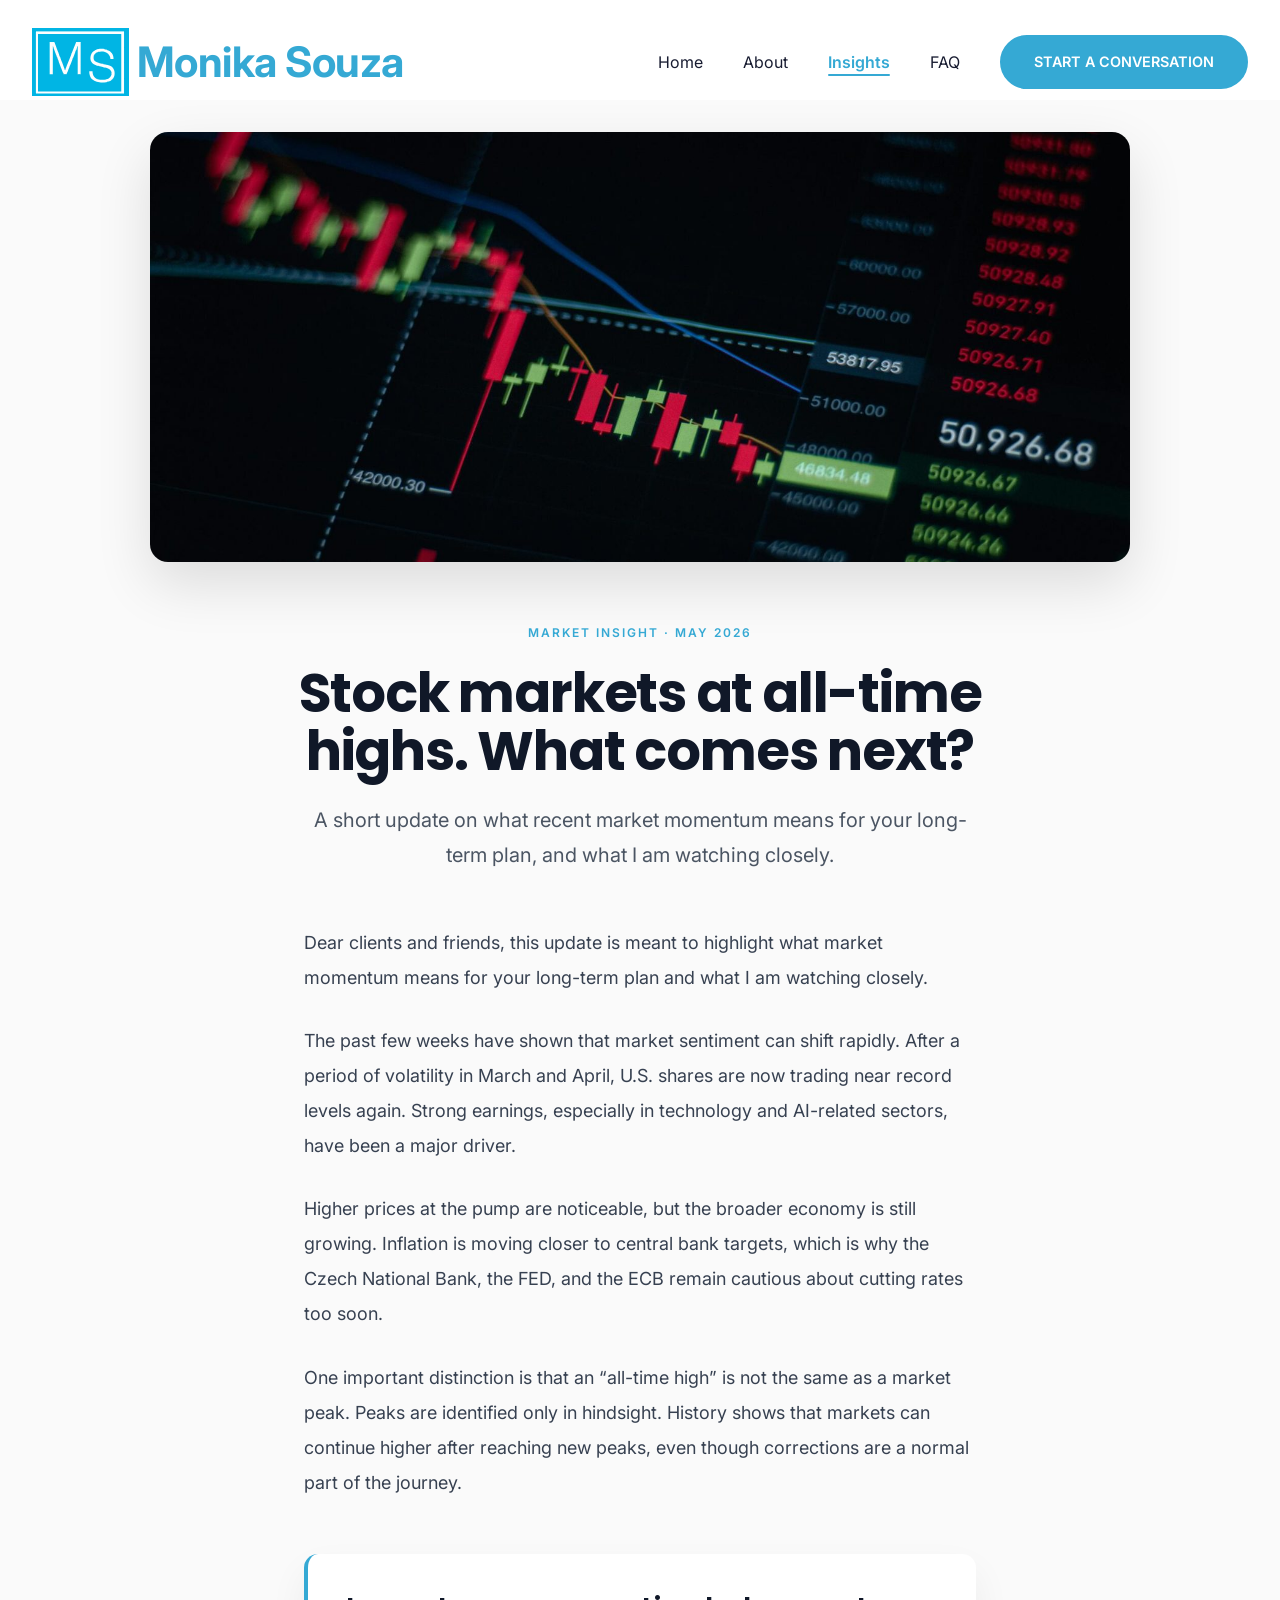
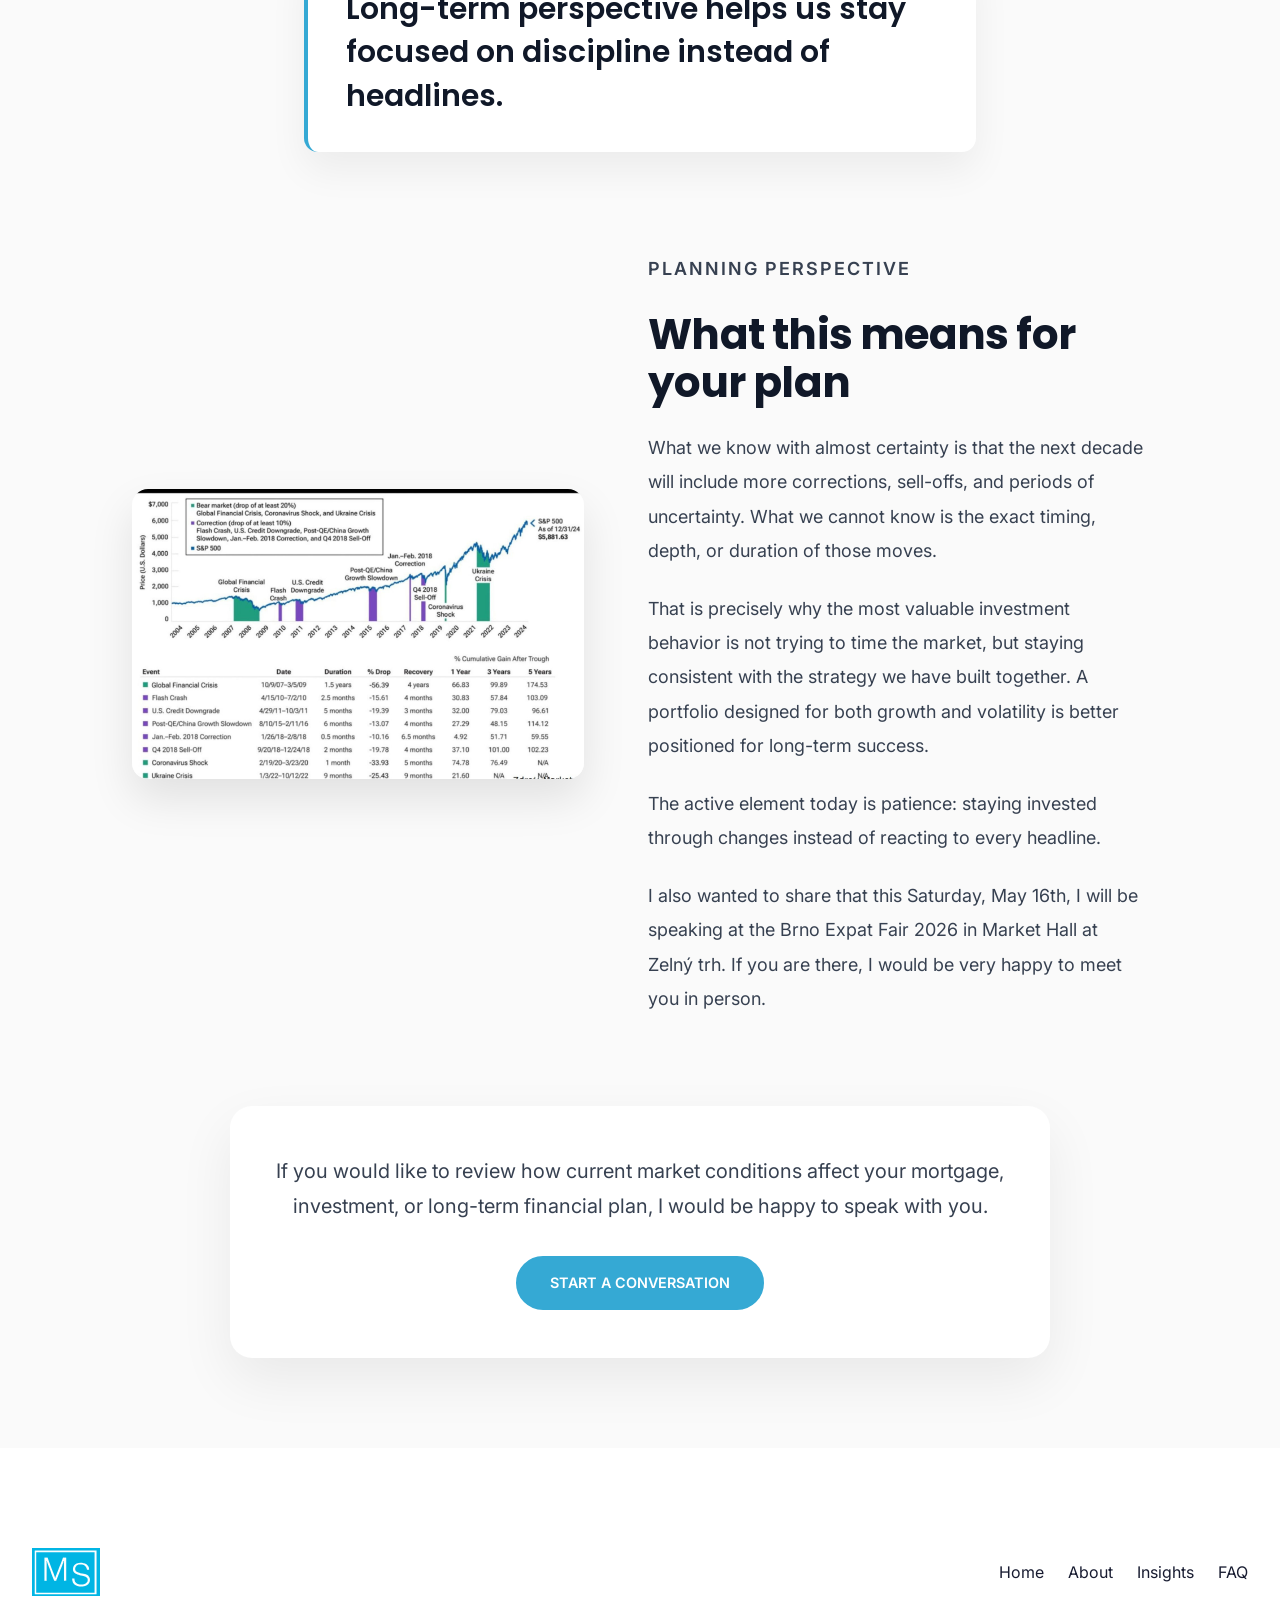
<file: insight-may2026.html>
<!DOCTYPE html>
<html lang="en">
<head>
  <meta charset="UTF-8" />
  <meta http-equiv="X-UA-Compatible" content="IE=edge" />
  <meta name="viewport" content="width=device-width, initial-scale=1.0" />
  <title>May 2026 Market Insight | Monika Souza</title>
  <meta name="description" content="Stock markets at all-time highs. What comes next? A May 2026 market insight from Monika Souza." />
  <link rel="canonical" href="https://monikasouza.cz/insight-may2026.html" />
  <meta property="og:type" content="website" />
  <meta property="og:title" content="May 2026 Market Insight | Monika Souza" />
  <meta property="og:description" content="Stock markets at all-time highs. What comes next? A May 2026 market insight from Monika Souza." />
  <meta property="og:url" content="https://monikasouza.cz/insight-may2026.html" />
  <meta property="og:image" content="https://monikasouza.cz/images/optimized/insight-may2026-finance-mortgage-consultant-cz.jpg" />
  <link rel="icon" href="favicon.ico">
  <link href="css/style.css" rel="stylesheet">
</head>
<body x-data="{ page: 'insights', stickyMenu: false, navigationOpen: false, scrollTop: false }">
  <!-- ===== Header Start ===== -->
  <header class="g s r vd ya cj" :class="{ 'hh sm _k dj bl ll' : stickyMenu }"
    @scroll.window="stickyMenu = (window.pageYOffset > 20) ? true : false">
    <div class="bb ze ki xn 2xl:ud-px-0 oo wf yf i">
      <div class="vd to/4 tc wf yf">
        <a href="index.html" class="header-logo">
          <img src="images/Logo_monika-financial-adviser-brno-czech-republic.svg" alt="Monika Souza Logo" />
          <span class="brand-name">Monika Souza</span>
        </a>
        <button class="po rc" @click="navigationOpen = !navigationOpen" aria-label="Open navigation">
          <span class="rc i pf re pd">
            <span class="du-block h q vd yc">
              <span class="rc i r s eh um tg te rd eb ml jl dl" :class="{ 'ue el': !navigationOpen }"></span>
              <span class="rc i r s eh um tg te rd eb ml jl fl" :class="{ 'ue qr': !navigationOpen }"></span>
              <span class="rc i r s eh um tg te rd eb ml jl gl" :class="{ 'ue hl': !navigationOpen }"></span>
            </span>
            <span class="du-block h q vd yc lf">
              <span class="rc eh um tg ml jl el h na r ve yc" :class="{ 'sd dl': !navigationOpen }"></span>
              <span class="rc eh um tg ml jl qr h s pa vd rd" :class="{ 'sd rr': !navigationOpen }"></span>
            </span>
          </span>
        </button>
      </div>
      <div class="vd wo/4 sd qo f ho oo wf yf header-right"
        :class="{ 'd hh rm sr td ud qg ug jc yh': navigationOpen }">
        <nav>
          <ul class="tc _o sf yo cg ep">
            <li><a href="index.html" class="xl">Home</a></li>
            <li><a href="about.html" class="xl">About</a></li>
            <li><a href="Insights.html" class="xl active">Insights</a></li>
            <li><a href="FAQ.html" class="xl">FAQ</a></li>
          </ul>
        </nav>
        <div class="tc wf ig pb no">
          <a href="index.html#contact" class="btn-primary lk dk rg tc wf xf _l gi hi">
            Start a conversation
          </a>
        </div>
      </div>
    </div>
  </header>
  <!-- ===== Insight Article Start ===== -->
  <main class="insight-page">
    <!-- Hero Image -->
    <section class="insight-hero">
      <div class="insight-hero-inner">
        <img 
          src="images/optimized/insight-may2026-finance-mortgage-consultant-cz.jpg" 
          alt="Financial market chart showing recent market movement"
        >
      </div>
    </section>
    <!-- Article Header -->
    <section class="insight-article-header">
      <p class="insight-kicker">Market Insight · May 2026</p>
      <h1 class="insight-title">
        Stock markets at all-time highs. What comes next?
      </h1>
      <p class="insight-lead">
        A short update on what recent market momentum means for your long-term plan, and what I am watching closely.
      </p>
    </section>
    <!-- Article Body -->
    <section class="insight-content">
      <p>
        Dear clients and friends, this update is meant to highlight what market momentum means for your long-term plan and what I am watching closely.
      </p>
      <p>
        The past few weeks have shown that market sentiment can shift rapidly. After a period of volatility in March and April, U.S. shares are now trading near record levels again. Strong earnings, especially in technology and AI-related sectors, have been a major driver.
      </p>
      <p>
        Higher prices at the pump are noticeable, but the broader economy is still growing. Inflation is moving closer to central bank targets, which is why the Czech National Bank, the FED, and the ECB remain cautious about cutting rates too soon.
      </p>
      <p>
        One important distinction is that an “all-time high” is not the same as a market peak. Peaks are identified only in hindsight. History shows that markets can continue higher after reaching new peaks, even though corrections are a normal part of the journey.
      </p>
      <blockquote class="insight-quote">
        Long-term perspective helps us stay focused on discipline instead of headlines.
      </blockquote>
    </section>
    <!-- Main Insight Section -->
    <section class="insight-feature">
      <div class="insight-feature-image">
        <a href="images/optimized/how-market-affect-mortgages-czech-republic-2026.jpg" data-fslightbox="insights">
          <img 
            src="images/optimized/how-market-affect-mortgages-czech-republic-2026.jpg" 
            alt="Historical market performance chart"
          >
        </a>
      </div>
      <div class="insight-feature-text">
        <p class="insight-kicker">Planning Perspective</p>
        <h2>
          What this means for your plan
        </h2>
        <p>
          What we know with almost certainty is that the next decade will include more corrections, sell-offs, and periods of uncertainty. What we cannot know is the exact timing, depth, or duration of those moves.
        </p>
        <p>
          That is precisely why the most valuable investment behavior is not trying to time the market, but staying consistent with the strategy we have built together. A portfolio designed for both growth and volatility is better positioned for long-term success.
        </p>
        <p>
          The active element today is patience: staying invested through changes instead of reacting to every headline.
        </p>
        <p>
          I also wanted to share that this Saturday, May 16th, I will be speaking at the Brno Expat Fair 2026 in Market Hall at Zelný trh. If you are there, I would be very happy to meet you in person.
        </p>
      </div>
    </section>
    <!-- CTA -->
    <section class="insight-cta">
      <p class="insight-cta-text">
        If you would like to review how current market conditions affect your mortgage, investment, or long-term financial plan, I would be happy to speak with you.
      </p>
      <a href="index.html#contact" class="btn-primary insight-cta-button">
        Start a conversation
      </a>
    </section>
  </main>
  <!-- ===== Insight Article End ===== -->
  <!-- ===== Footer Start ===== -->
  <footer>
    <div class="bb ze ki xn 2xl:ud-px-0">
      <div class="ji gp">
        <div class="tc uf ap gg fp">
          <div class="animate_top zd/2 to/4">
            <a href="index.html" class="footer-logo">
              <img src="images/Logo_monika-financial-adviser-brno-czech-republic.svg" alt="Monika Souza Logo" class="om" />
            </a>
          </div>
          <div class="animate_top vd ro tc sf lg:yo lg:tn lg:un gg footer-nav">
            <a href="index.html" class="sc xl">Home</a>
            <a href="about.html" class="sc xl">About</a>
            <a href="Insights.html" class="sc xl">Insights</a>
            <a href="FAQ.html" class="sc xl">FAQ</a>
          </div>
        </div>
      </div>
      <div class="bh ch pm tc uf sf yo wf xf ap cg fp bj">
        <div class="animate_top">
          <ul class="tc wf gg">
            <li><a href="PrivacyPolicy.html" class="xl">Privacy Policy</a></li>
          </ul>
        </div>
        <div class="animate_top">
          <p>&copy; 2026 Monika Souza. All rights reserved.</p>
        </div>
      </div>
    </div>
  </footer>
  <!-- ===== Footer End ===== -->
  <!-- ===== Back To Top Start ===== -->
  <div x-data="{ scrollTop: false }">
    <button
      aria-label="Scroll To Top"
      class="xc wf xf ie ld vg sr gh tr g sa ta _a"
      @click="window.scrollTo({ top: 0, behavior: 'smooth' })"
      @scroll.window="scrollTop = window.pageYOffset > 50"
      :class="{ 'uc': scrollTop }"
    >
      <svg class="uh se qd" xmlns="http://www.w3.org/2000/svg" viewBox="0 0 512 512">
        <path
          d="M233.4 105.4c12.5-12.5 32.8-12.5 45.3 0l192 192c12.5 12.5 12.5 32.8 0 45.3s-32.8 12.5-45.3 0L256 173.3 86.6 342.6c-12.5-12.5-32.8-12.5-45.3 0s-12.5 32.8 0-45.3l192-192z"
        />
      </svg>
    </button>
  </div>
  <!-- ===== Back To Top End ===== -->
  <script defer src="js/site.js"></script>
  <!-- Cloudflare Web Analytics: counts page views, no cookies, no personal data -->
  <script type='module' src='https://static.cloudflareinsights.com/beacon.min.js' data-cf-beacon='{"token": "832210240a4c49c48a93f8769b9d572f"}'></script>
</body>
</html>
</file>
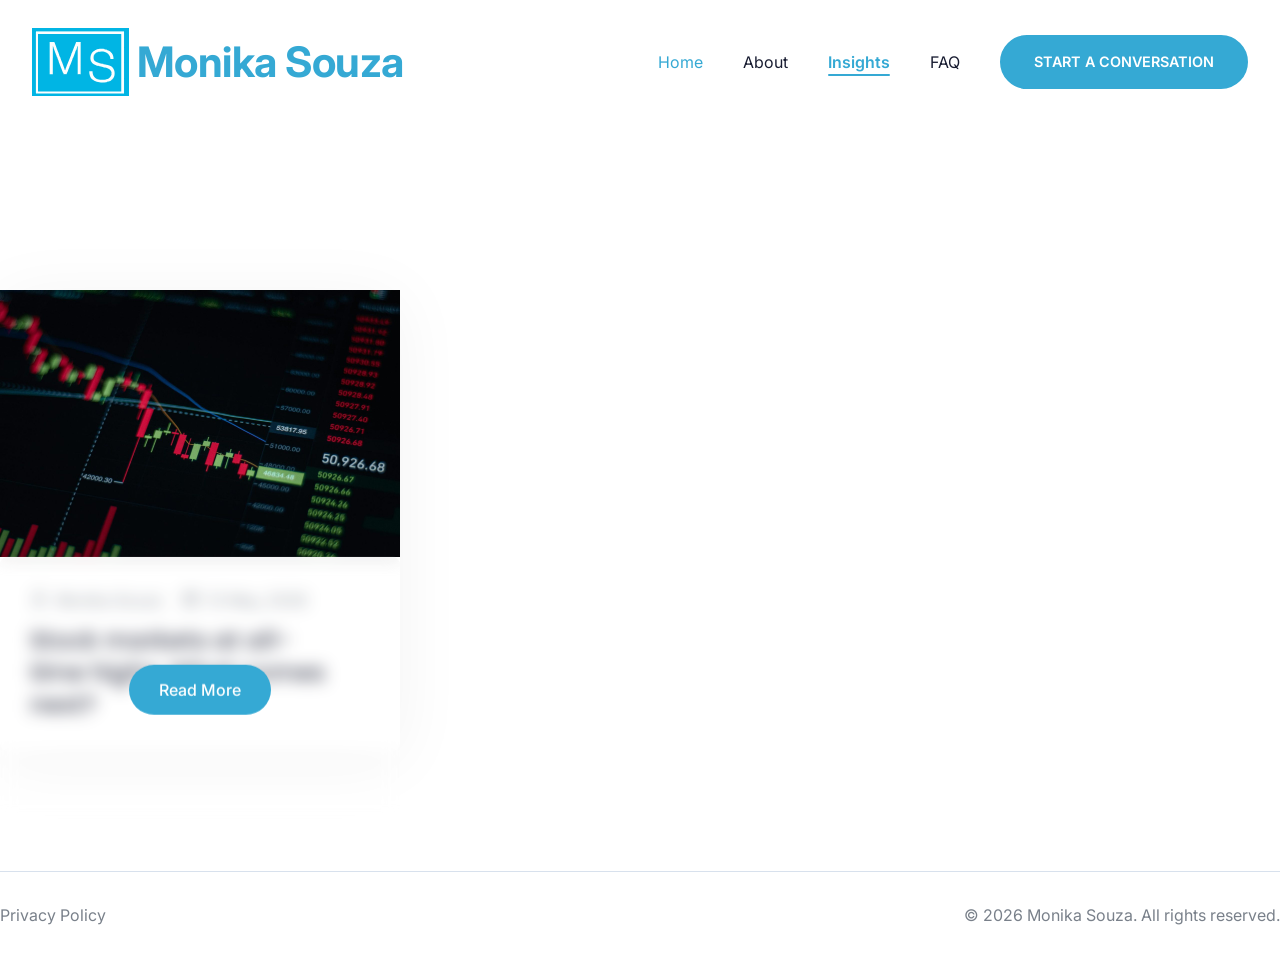
<file: Insights.html>
<!DOCTYPE html>
<html lang="en">

<head>
  <meta charset="UTF-8" />
  <meta http-equiv="X-UA-Compatible" content="IE=edge" />
  <meta name="viewport" content="width=device-width, initial-scale=1.0" />
  <title>Insights | Monika Souza</title>
  <meta name="description" content="Market insights from Monika Souza, financial adviser in Brno, Czech Republic." />
  <link rel="canonical" href="https://monikasouza.cz/Insights.html" />
  <meta property="og:type" content="website" />
  <meta property="og:title" content="Insights | Monika Souza" />
  <meta property="og:description" content="Market insights from Monika Souza, financial adviser in Brno, Czech Republic." />
  <meta property="og:url" content="https://monikasouza.cz/Insights.html" />
  <meta property="og:image" content="https://monikasouza.cz/images/optimized/hero-monika-brno-loans-sitting.JPG" />
  <link rel="icon" href="favicon.ico">
  <link href="css/style.css" rel="stylesheet">
  <link href="css/default.css" rel="stylesheet">
  <link href="css/insights.css" rel="stylesheet">
</head>

<body x-data="{ page: 'home', stickyMenu: false, navigationOpen: false, scrollTop: false }">

  <!-- ===== Header Start ===== -->
  <header class="g s r vd ya cj" :class="{ 'hh sm _k dj bl ll' : stickyMenu }"
    @scroll.window="stickyMenu = (window.pageYOffset > 20) ? true : false">
    <div class="bb ze ki xn 2xl:ud-px-0 oo wf yf i">
      <div class="vd to/4 tc wf yf">
        <a href="index.html" class="header-logo">
          <img src="images/Logo_monika-financial-adviser-brno-czech-republic.svg" alt="Monika Souza Logo" />
          <span class="brand-name">Monika Souza</span>
</a>
  

        <!-- Hamburger Toggle BTN -->
        <button class="po rc" @click="navigationOpen = !navigationOpen">
          <span class="rc i pf re pd">
            <span class="du-block h q vd yc">
              <span class="rc i r s eh um tg te rd eb ml jl dl" :class="{ 'ue el': !navigationOpen }"></span>
              <span class="rc i r s eh um tg te rd eb ml jl fl" :class="{ 'ue qr': !navigationOpen }"></span>
              <span class="rc i r s eh um tg te rd eb ml jl gl" :class="{ 'ue hl': !navigationOpen }"></span>
            </span>
            <span class="du-block h q vd yc lf">
              <span class="rc eh um tg ml jl el h na r ve yc" :class="{ 'sd dl': !navigationOpen }"></span>
              <span class="rc eh um tg ml jl qr h s pa vd rd" :class="{ 'sd rr': !navigationOpen }"></span>
            </span>
          </span>
        </button>
        <!-- Hamburger Toggle BTN -->
      </div>

      <div class="vd wo/4 sd qo f ho oo wf yf header-right"
        :class="{ 'd hh rm sr td ud qg ug jc yh': navigationOpen }">
        <nav>
          <ul class="tc _o sf yo cg ep">
            <li><a href="index.html" class="xl" :class="{ 'mk': page === 'home' }">Home</a></li>
            <li><a href="about.html" class="xl">About</a></li>
             <!-- ===== <li><a href="How I Work.html" class="xl">How I Work</a></li>= -->
            <li><a href="Insights.html" class="xl active">Insights</a></li>
            <li><a href="FAQ.html" class="xl">FAQ</a></li>
          </ul>
        </nav>

        <div class="tc wf ig pb no">
          <a href="index.html#contact"
            :class="{ 'hh/[0.15]' : page === 'home', 'sh' : page === 'home' && stickyMenu }"
            class="btn-primary lk dk rg tc wf xf _l gi hi">
            Start a conversation
          </a>
        </div>
      </div>
    </div>
  </header>
  <!-- ===== Header End ===== -->
<!-- ===== Blog Grid Start ===== -->
    <section class="ji gp uq">
      <div class="bb ye ki xn vq jb jo">
        <div class="wc qf pn xo zf iq">
          <!-- Blog Item 1 -->
          <div class="animate_top sg vk rm xm">
            <div class="c rc i z-1 pg">
              <img class="w-full" src="images/optimized/insight-may2026-finance-mortgage-consultant-cz.jpg" alt="Blog" />

              <div class="im h r s df vd yc wg tc wf xf al hh/20 nl il z-10">
                <a href="./insight-may2026.html" class="vc ek rg lk gh sl ml il gi hi">Read More</a>
              </div>
            </div>
            <div class="yh">
              <div class="tc uf wf ag jq">
                <div class="tc wf ag">
                  <img src="images/icon-man.svg" alt="User" />
                  <p>Monika Souza</p>
                </div>
                <div class="tc wf ag">
                  <img src="images/icon-calender.svg" alt="Calender" />
                  <p>12 May, 2026</p>
                </div>
              </div>
              <h4 class="ek tj ml il kk wm xl eq lb">
                <a href="insight-may2026.html">Stock markets at all-time highs. What comes next?</a>
              </h4>
            </div>
          </div>
        </div>
      </div>
    </section>
    <!-- ===== Blog Grid End ===== -->




   <!-- Footer Top -->


        <!-- Footer Bottom -->
        <div class="bh ch pm tc uf sf yo wf xf ap cg fp bj">
          <div class="animate_top">
            <ul class="tc wf gg">
              <li><a href="PrivacyPolicy.html" class="xl">Privacy Policy</a></li>
            </ul>
          </div>

          <div class="animate_top">
            <p>&copy; 2026 Monika Souza. All rights reserved.</p>
          </div>
        </div>
        <!-- Footer Bottom -->
      </div>
    </footer>

    <!-- ===== Footer End ===== -->



    <!-- ====== Back To Top Start ===== -->
    <button 
    aria-label="Scroll To Top" class="xc wf xf ie ld vg sr gh tr g sa ta _a" @click="window.scrollTo({top: 0, behavior: 'smooth'})"
      @scroll.window="scrollTop = (window.pageYOffset > 50) ? true : false" :class="{ 'uc' : scrollTop }">
      <svg class="uh se qd" xmlns="http://www.w3.org/2000/svg" viewBox="0 0 512 512">
        <path
          d="M233.4 105.4c12.5-12.5 32.8-12.5 45.3 0l192 192c12.5 12.5 12.5 32.8 0 45.3s-32.8 12.5-45.3 0L256 173.3 86.6 342.6c-12.5 12.5-32.8 12.5-45.3 0s-12.5-32.8 0-45.3l192-192z" />
      </svg>
    </button>

    <!-- ====== Back To Top End ===== -->

    <script defer src="js/site.js"></script>
    <!-- Cloudflare Web Analytics: counts page views, no cookies, no personal data -->
  <script type='module' src='https://static.cloudflareinsights.com/beacon.min.js' data-cf-beacon='{"token": "832210240a4c49c48a93f8769b9d572f"}'></script>
</body>

  </html>
</file>
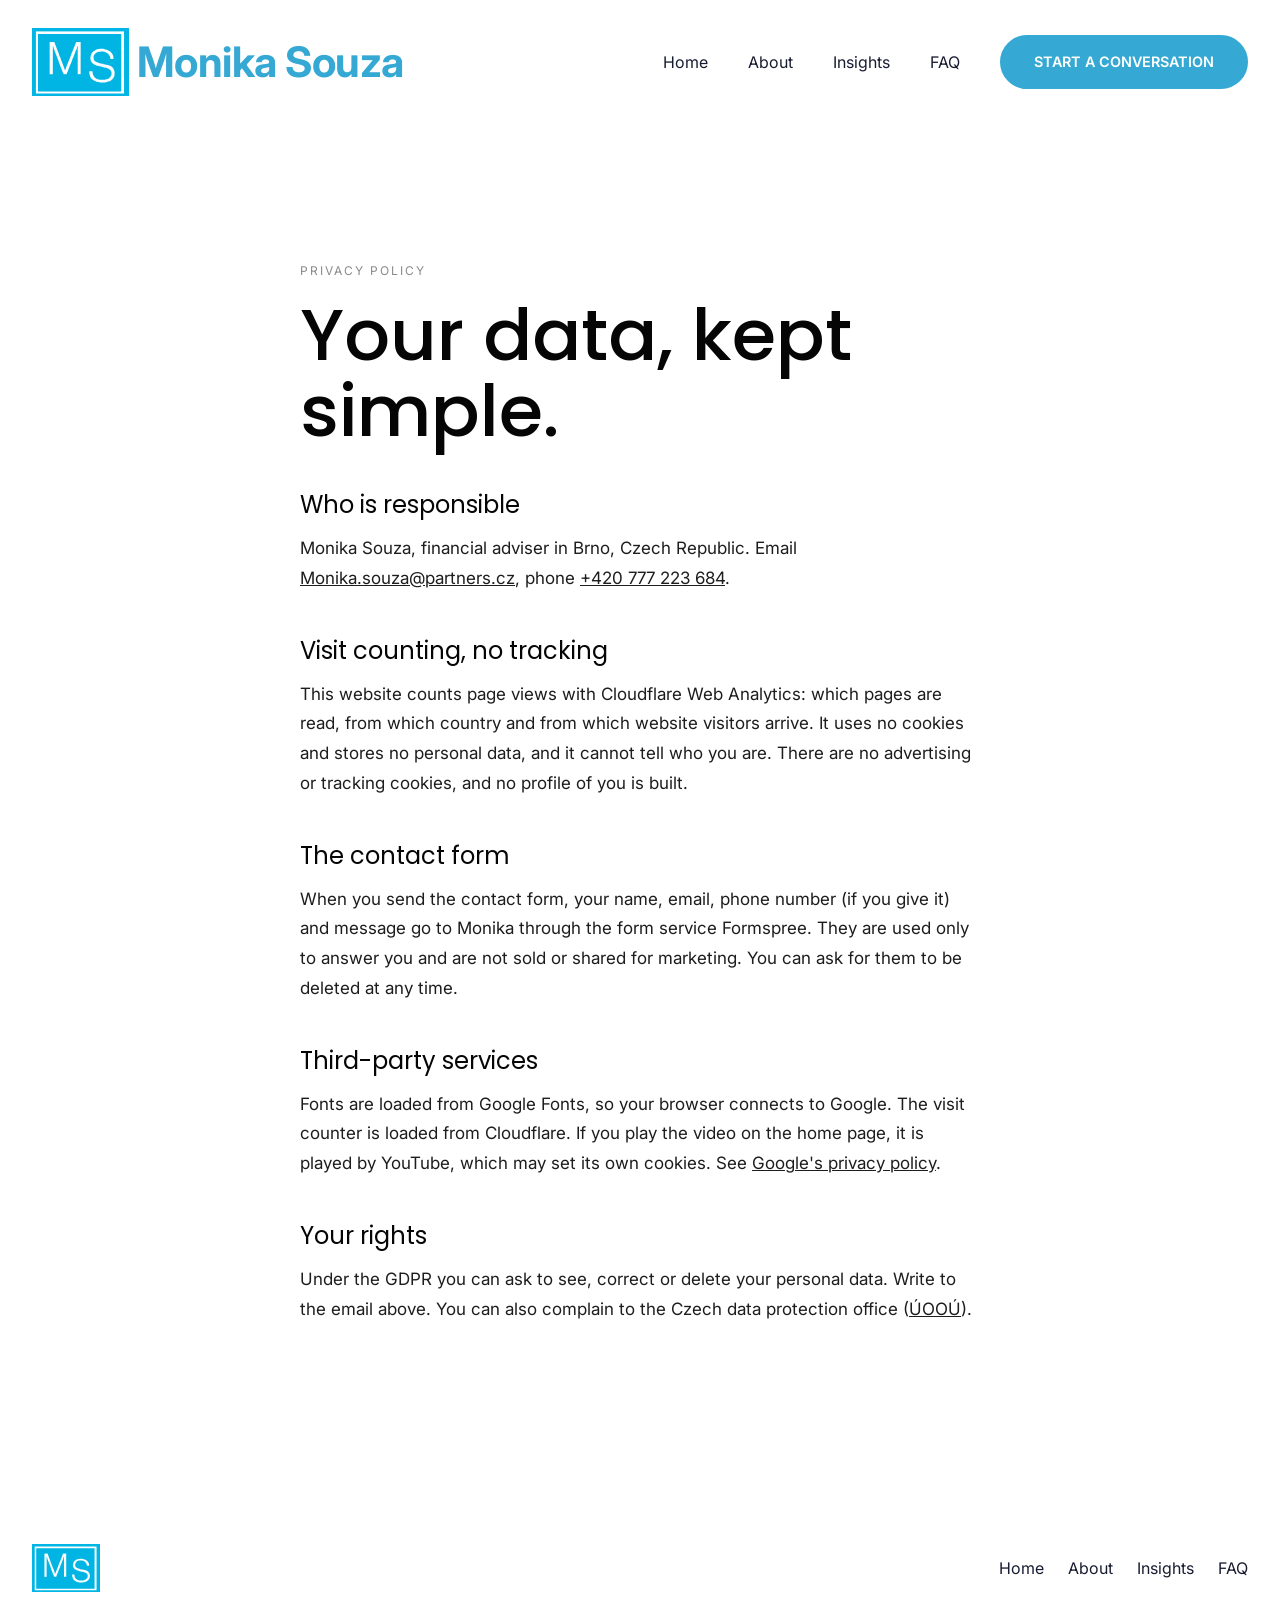
<file: PrivacyPolicy.html>
<!DOCTYPE html>
<html lang="en">
<head>
  <meta charset="UTF-8" />
  <meta http-equiv="X-UA-Compatible" content="IE=edge" />
  <meta name="viewport" content="width=device-width, initial-scale=1.0" />

  <title>Privacy Policy | Monika Souza</title>
  <meta name="description" content="How monikasouza.cz handles your personal data." />
  <link rel="canonical" href="https://monikasouza.cz/PrivacyPolicy.html" />
  <meta property="og:type" content="website" />
  <meta property="og:title" content="Privacy Policy | Monika Souza" />
  <meta property="og:description" content="How monikasouza.cz handles your personal data." />
  <meta property="og:url" content="https://monikasouza.cz/PrivacyPolicy.html" />
  <meta property="og:image" content="https://monikasouza.cz/images/optimized/hero-monika-brno-loans-sitting.JPG" />

  <link rel="icon" href="favicon.ico">
  <link href="css/style.css" rel="stylesheet">
  <link href="css/default.css" rel="stylesheet">
  </head>

<body x-data="{ page: 'privacy', stickyMenu: false, navigationOpen: false, scrollTop: false }">
  <!-- ===== Header Start ===== -->
  <header class="g s r vd ya cj" :class="{ 'hh sm _k dj bl ll' : stickyMenu }"
    @scroll.window="stickyMenu = (window.pageYOffset > 20) ? true : false">
    <div class="bb ze ki xn 2xl:ud-px-0 oo wf yf i">
      <div class="vd to/4 tc wf yf">
        <a href="index.html" class="header-logo">
          <img src="images/Logo_monika-financial-adviser-brno-czech-republic.svg" alt="Monika Souza Logo" />
          <span class="brand-name">Monika Souza</span>
        </a>

        <!-- Hamburger Toggle BTN -->
        <button class="po rc" @click="navigationOpen = !navigationOpen">
          <span class="rc i pf re pd">
            <span class="du-block h q vd yc">
              <span class="rc i r s eh um tg te rd eb ml jl dl" :class="{ 'ue el': !navigationOpen }"></span>
              <span class="rc i r s eh um tg te rd eb ml jl fl" :class="{ 'ue qr': !navigationOpen }"></span>
              <span class="rc i r s eh um tg te rd eb ml jl gl" :class="{ 'ue hl': !navigationOpen }"></span>
            </span>
            <span class="du-block h q vd yc lf">
              <span class="rc eh um tg ml jl el h na r ve yc" :class="{ 'sd dl': !navigationOpen }"></span>
              <span class="rc eh um tg ml jl qr h s pa vd rd" :class="{ 'sd rr': !navigationOpen }"></span>
            </span>
          </span>
        </button>
        <!-- Hamburger Toggle BTN -->
      </div>

      <div class="vd wo/4 sd qo f ho oo wf yf header-right"
        :class="{ 'd hh rm sr td ud qg ug jc yh': navigationOpen }">
        <nav>
          <ul class="tc _o sf yo cg ep">
            <li><a href="index.html" class="xl" :class="{ 'mk': page === 'home' }">Home</a></li>
            <li><a href="about.html" class="xl">About</a></li>
            <!-- ===== <li><a href="How I Work.html" class="xl">How I Work</a></li>= -->
            <li><a href="Insights.html" class="xl">Insights</a></li>
            <li><a href="FAQ.html" class="xl">FAQ</a></li>
          </ul>
        </nav>

        <div class="tc wf ig pb no">
          <a href="index.html#contact"
            :class="{ 'hh/[0.15]' : page === 'home', 'sh' : page === 'home' && stickyMenu }"
            class="btn-primary lk dk rg tc wf xf _l gi hi">
            Start a conversation
          </a>
        </div>
      </div>
    </div>
  </header>

  <!-- ===== Privacy Policy ===== -->
  <main class="page-text">
    <p class="about-eyebrow">PRIVACY POLICY</p>
    <h1 class="about-title">Your data, kept simple.</h1>

    <h2>Who is responsible</h2>
    <p>Monika Souza, financial adviser in Brno, Czech Republic.
      Email <a href="mailto:Monika.souza@partners.cz">Monika.souza@partners.cz</a>,
      phone <a href="tel:+420777223684">+420 777 223 684</a>.</p>

    <h2>Visit counting, no tracking</h2>
    <p>This website counts page views with Cloudflare Web Analytics: which pages are read, from which country
      and from which website visitors arrive. It uses no cookies and stores no personal data, and it cannot tell who you are.
      There are no advertising or tracking cookies, and no profile of you is built.</p>

    <h2>The contact form</h2>
    <p>When you send the contact form, your name, email, phone number (if you give it) and message
      go to Monika through the form service Formspree. They are used only to answer you and are not
      sold or shared for marketing. You can ask for them to be deleted at any time.</p>

    <h2>Third-party services</h2>
    <p>Fonts are loaded from Google Fonts, so your browser connects to Google. The visit counter is loaded from Cloudflare.
      If you play the video on the home page, it is played by YouTube, which may set its own cookies.
      See <a href="https://policies.google.com/privacy" target="_blank" rel="noopener noreferrer">Google's privacy policy</a>.</p>

    <h2>Your rights</h2>
    <p>Under the GDPR you can ask to see, correct or delete your personal data.
      Write to the email above. You can also complain to the Czech data protection office
      (<a href="https://uoou.gov.cz" target="_blank" rel="noopener noreferrer">ÚOOÚ</a>).</p>
  </main>

  <!-- ===== Footer Start ===== -->
    <footer>
      <div class="bb ze ki xn 2xl:ud-px-0">
              <!-- Footer Top -->
        <div class="ji gp">
          <div class="tc uf ap gg fp">
            <!-- Left: logo (smaller, like top menu) -->
            <div class="animate_top zd/2 to/4">
              <a href="index.html" class="footer-logo">
                <img src="images/Logo_monika-financial-adviser-brno-czech-republic.svg" alt="Logo" class="om" />
              </a>
            </div>

            <!-- Right: single line menu + newsletter CTA -->
            <div class="animate_top vd ro tc sf lg:yo lg:tn lg:un gg footer-nav">
              <a href="index.html" class="sc xl">Home</a>
              <a href="about.html" class="sc xl">About</a>
              <!-- <a href="myteam.html" class="sc xl">How I Work</a>-->
              <a href="Insights.html" class="sc xl">Insights</a>
              <a href="FAQ.html" class="sc xl">FAQ</a>
            </div>
          </div>
        </div>
        <!-- Footer Top -->


        <!-- Footer Bottom -->
        <div class="bh ch pm tc uf sf yo wf xf ap cg fp bj">
          <div class="animate_top">
            <ul class="tc wf gg">
              <li><a href="PrivacyPolicy.html" class="xl">Privacy Policy</a></li>
            </ul>
          </div>

          <div class="animate_top">
            <p>&copy; 2026 Monika Souza. All rights reserved.</p>
          </div>
        </div>
        <!-- Footer Bottom -->
      </div>
    </footer>

    <!-- ===== Footer End ===== -->

  <!-- ====== Back To Top Start ===== -->
<div x-data="{ scrollTop: false }">
  <button
    aria-label="Scroll To Top"
    class="xc wf xf ie ld vg sr gh tr g sa ta _a"
    @click="window.scrollTo({ top: 0, behavior: 'smooth' })"
    @scroll.window="scrollTop = window.pageYOffset > 50"
    :class="{ 'uc': scrollTop }"
  >
    <svg class="uh se qd" xmlns="http://www.w3.org/2000/svg" viewBox="0 0 512 512">
      <path
        d="M233.4 105.4c12.5-12.5 32.8-12.5 45.3 0l192 192c12.5 12.5 12.5 32.8 0 45.3s-32.8 12.5-45.3 0L256 173.3 86.6 342.6c-12.5 12.5-32.8 12.5-45.3 0s-12.5-32.8 0-45.3l192-192z"
      />
    </svg>
  </button>
</div>
<!-- ====== Back To Top End ===== -->
  <!-- ====== Back To Top End ===== -->

  <script defer src="js/site.js"></script>
  <!-- Cloudflare Web Analytics: counts page views, no cookies, no personal data -->
  <script type='module' src='https://static.cloudflareinsights.com/beacon.min.js' data-cf-beacon='{"token": "832210240a4c49c48a93f8769b9d572f"}'></script>
</body>
</html>
</file>
<file: css/default.css>
/* Global styles for Monika Souza website */
/* Add shared custom rules here. */

/* Plain text pages (Privacy Policy) */
.page-text {
  max-width: 720px;
  margin: 0 auto 120px;
  padding: 160px 20px 0;
  font-family: 'Inter', sans-serif;
  font-size: 17px;
  line-height: 1.75;
  color: #1d1d1d;
}
.page-text h2 {
  font-family: Georgia, "Times New Roman", serif;
  font-size: 24px;
  margin: 36px 0 8px;
  color: #050505;
}
.page-text a,
.about-intro a { text-decoration: underline; }
</file>
<file: css/home.css>
.hero-copy {
  margin-left: 80px;
  max-width: 560px;
}

.hero-copy h1 {
  max-width: 520px;
}

.hero-subtext {
  line-height: 1.45;
  margin-top: 0.75rem;
}

@media (min-width: 1400px) {
  .hero-copy {
    margin-left: 120px;
  }
}

@media (max-width: 991px) {
  .hero-copy {
    margin-left: 0;
    max-width: 100%;
  }

  .hero-copy h1 {
    max-width: 100%;
  }
}
</file>
<file: css/about.css>
/* About page-specific styles */

.about-hero-image {
  width: 100%;
  height: 420px;
  max-width: 1080px;
  margin: 0 auto 40px;
  border-radius: 18px;
  overflow: hidden;
  background-image: url("../images/optimized/monika-about-transformation-financial-life.jpg");
  background-size: cover;
  background-position: center;
  background-repeat: no-repeat;
  box-shadow: 0 22px 48px rgba(0, 0, 0, 0.08);
}


.story-photo img {
  width: 100%;
  height: auto;
  display: block;
  border-radius: 18px;
  object-fit: cover;
}
</file>
<file: css/faq.css>
/* FAQ page-specific styles */

.about-hero-image,
.about-hero-image.faq-hero {
  width: 100%;
  height: 420px;
  max-width: 1080px;
  margin: 0 auto 40px;
  border-radius: 18px;
  overflow: hidden;
  background-size: cover;
  background-position: center;
  background-repeat: no-repeat;
  box-shadow: 0 22px 48px rgba(0, 0, 0, 0.08);
}

.about-hero-image.faq-hero {
  background-image: url("../images/optimized/faq-loans-banner.jpg");
}

.story-photo img {
  width: 100%;
  height: auto;
  display: block;
  border-radius: 18px;
  object-fit: cover;
}
</file>
<file: css/insights.css>
.hero-copy {
  margin-left: 80px;
  max-width: 560px;
}

.hero-copy h1 {
  max-width: 520px;
}

.hero-subtext {
  line-height: 1.45;
  margin-top: 0.75rem;
}

@media (min-width: 1400px) {
  .hero-copy {
    margin-left: 120px;
  }
}

@media (max-width: 991px) {
  .hero-copy {
    margin-left: 0;
    max-width: 100%;
  }

  .hero-copy h1 {
    max-width: 100%;
  }
}
</file>
